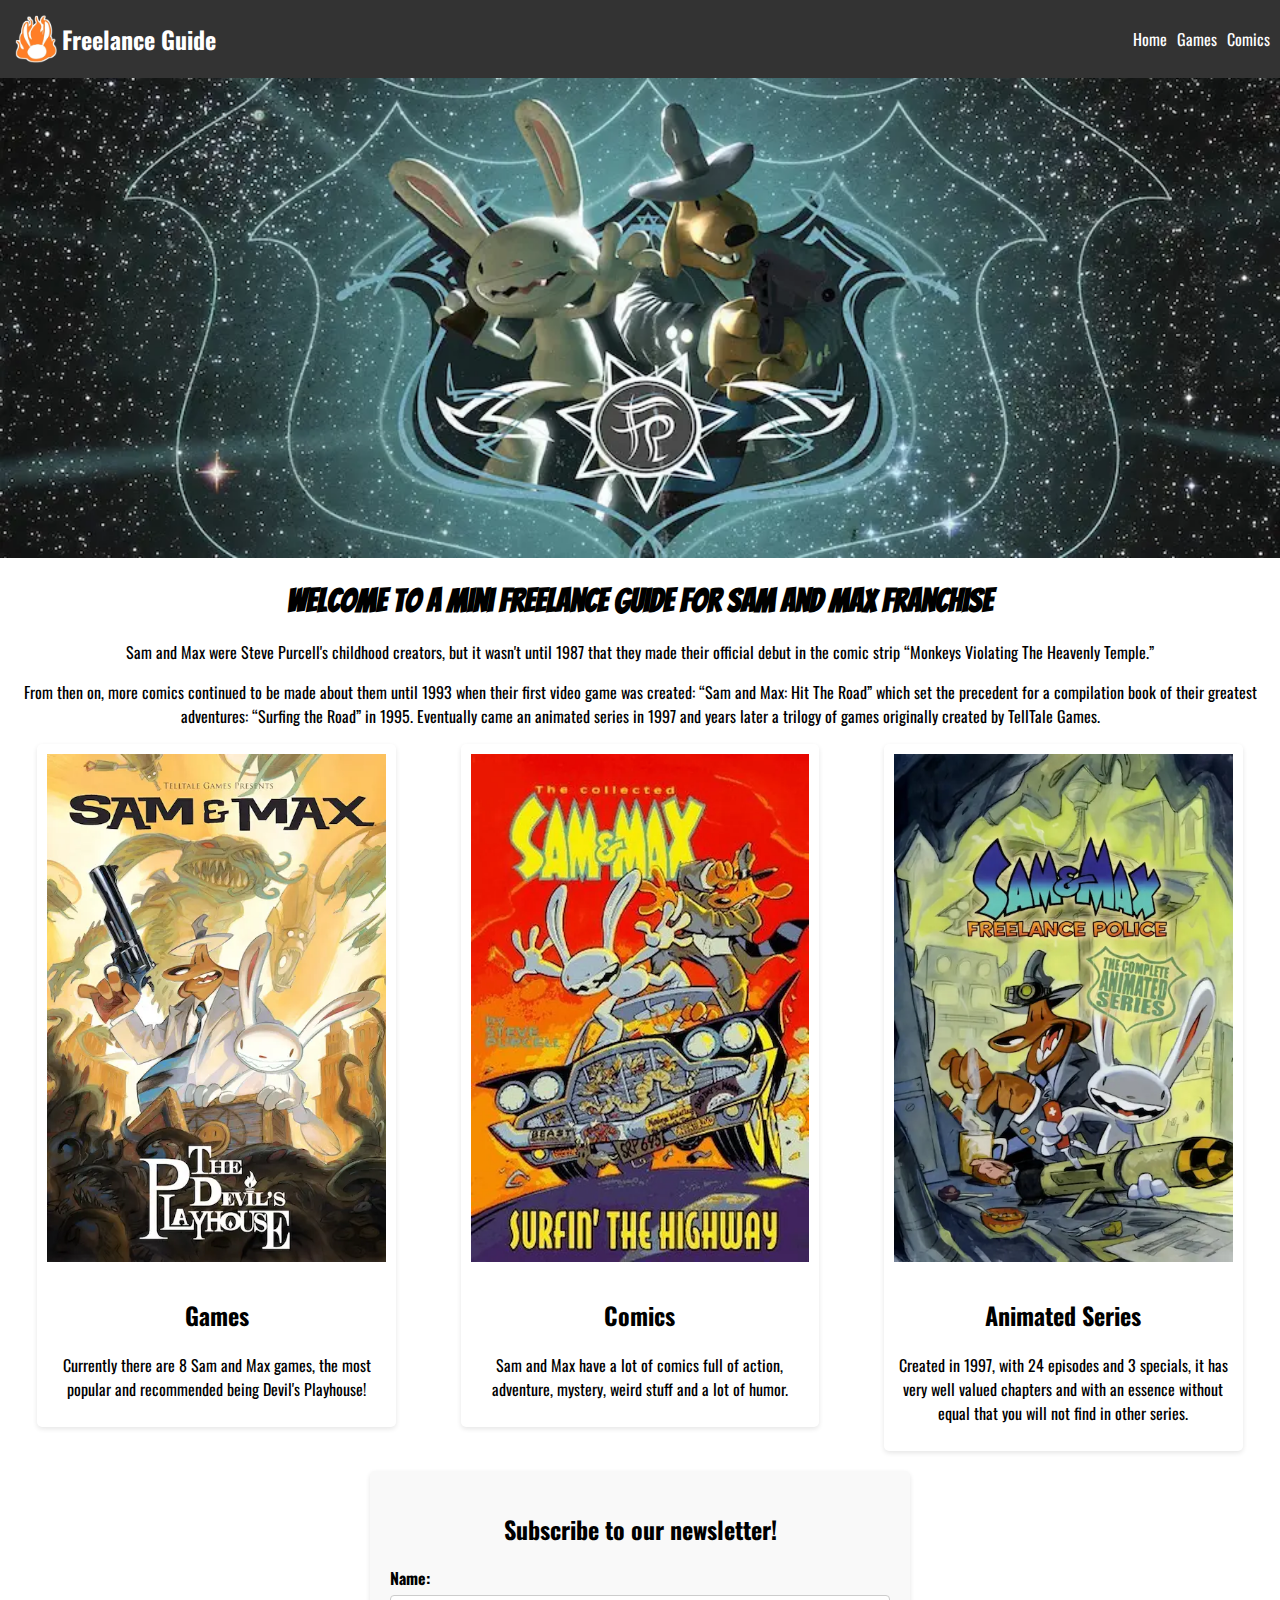
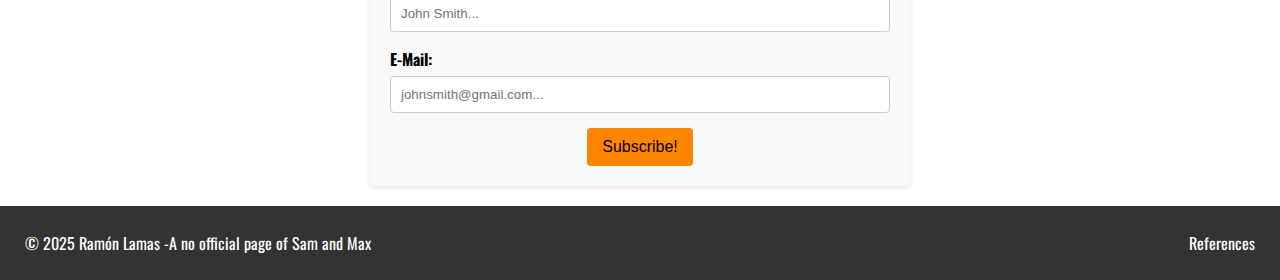
<file: project/index.html>
<!DOCTYPE html>
<html lang="en">
<head>
    <meta charset="UTF-8">
    <meta name="viewport" content="width=device-width, initial-scale=1.0">
    <title>Home</title>
    <meta name="description" content="Welcome to the home page for the Mini Freelance Guide for Sam and Max Franchise! Here you are going to know how to start in this bizarre and chaotic world made by Steve Purcell.">
    <meta name="author" content="Ramón Lamas">
    <link rel="stylesheet" href="styles/index_styles.css">
    <link rel="preconnect" href="https://fonts.googleapis.com">
    <link rel="preconnect" href="https://fonts.gstatic.com" crossorigin>
    <link href="https://fonts.googleapis.com/css2?family=Bangers&family=Oswald:wght@200..700&display=swap" rel="stylesheet">
    <script src="scripts/index_scripts.js" defer></script>
</head>
<body>
    <header>
        <div class="logo-container">
            <img src="images/icony.webp" alt="Logo de Sam and Max">
            <h1 class="page-title">Freelance Guide</h1>
        </div>
        <nav class="nav-desktop">
            <ul>
                <li><a href="index.html">Home</a></li>
                <li><a href="games.html">Games</a></li>
                <li><a href="comics.html">Comics</a></li>
            </ul>
        </nav>
        <button class="hamburger-menu">☰</button>
        <nav class="nav-mobile">
            <ul>
                <li><a href="index.html">Home</a></li>
                <li><a href="games.html">Games</a></li>
                <li><a href="comics.html">Comics</a></li>
            </ul>
        </nav>
    </header>
    <main>
        <div class="container">
            <div class="hero-container">
                <img class="hero-image" src="images/SAM_hero.webp" alt="Imagen Hero de Sam and Max" loading="lazy">
            </div>
            <h1>Welcome to a Mini Freelance Guide for Sam and Max Franchise</h1>
            <p>Sam and Max were Steve Purcell's childhood creators, but it wasn't until 1987 that they made their official debut in the comic strip “Monkeys Violating The Heavenly Temple.”</p>
            <p>From then on, more comics continued to be made about them until 1993 when their first video game was created: “Sam and Max: Hit The Road” which set the precedent for a compilation book of their greatest adventures: “Surfing the Road” in 1995. Eventually came an animated series in 1997 and years later a trilogy of games originally created by TellTale Games.</p>
            <div class="card-container">
                <a href="games.html" class="card-link">
                    <div class="card">
                        <img src="images/DPH_portrait.webp" alt="Sam and Max: Devil's Playhouse Portrait" loading="lazy">
                        <h2>Games</h2>
                        <p>Currently there are 8 Sam and Max games, the most popular and recommended being Devil's Playhouse!</p>
                    </div>
                </a>
                <a href="comics.html" class="card-link">
                    <div class="card">
                        <img src="images/SH_portrait.webp" alt="Surfing Highroad Portrait" loading="lazy">
                        <h2>Comics</h2>
                        <p>Sam and Max have a lot of comics full of action, adventure, mystery, weird stuff and a lot of humor.</p>
                    </div>
                </a>
                <a href="animated_series.html" class="card-link">
                    <div class="card">
                        <img src="images/AS_portrait2.webp" alt="Animated Series Portrait" loading="lazy">
                        <h2>Animated Series</h2>
                        <p>Created in 1997, with 24 episodes and 3 specials, it has very well valued chapters and with an essence without equal that you will not find in other series.</p>
                    </div>
                </a>
            </div>
        </div>
        <section class="form-container">
            <h2>Subscribe to our newsletter!</h2>
            <form id="subscriptionForm">
                <div class="form-group">
                    <label for="name">Name:</label>
                    <input type="text" id="name" name="name" placeholder="John Smith...">
                </div>
                <div class="form-group">
                    <label for="email">E-Mail:</label>
                    <input type="email" id="email" name="email" placeholder="johnsmith@gmail.com..." required>
                </div>
                <button type="submit">Subscribe!</button>
                <div id="formMessage" class="hidden"></div>
            </form>
        </section>
    </main>
    <footer>
        <p>&copy; 2025 Ramón Lamas -A no official page of Sam and Max</p>
        <p class="footer-link"><a href="references.html">References</a></p>
    </footer>
</body>
</html>
</file>
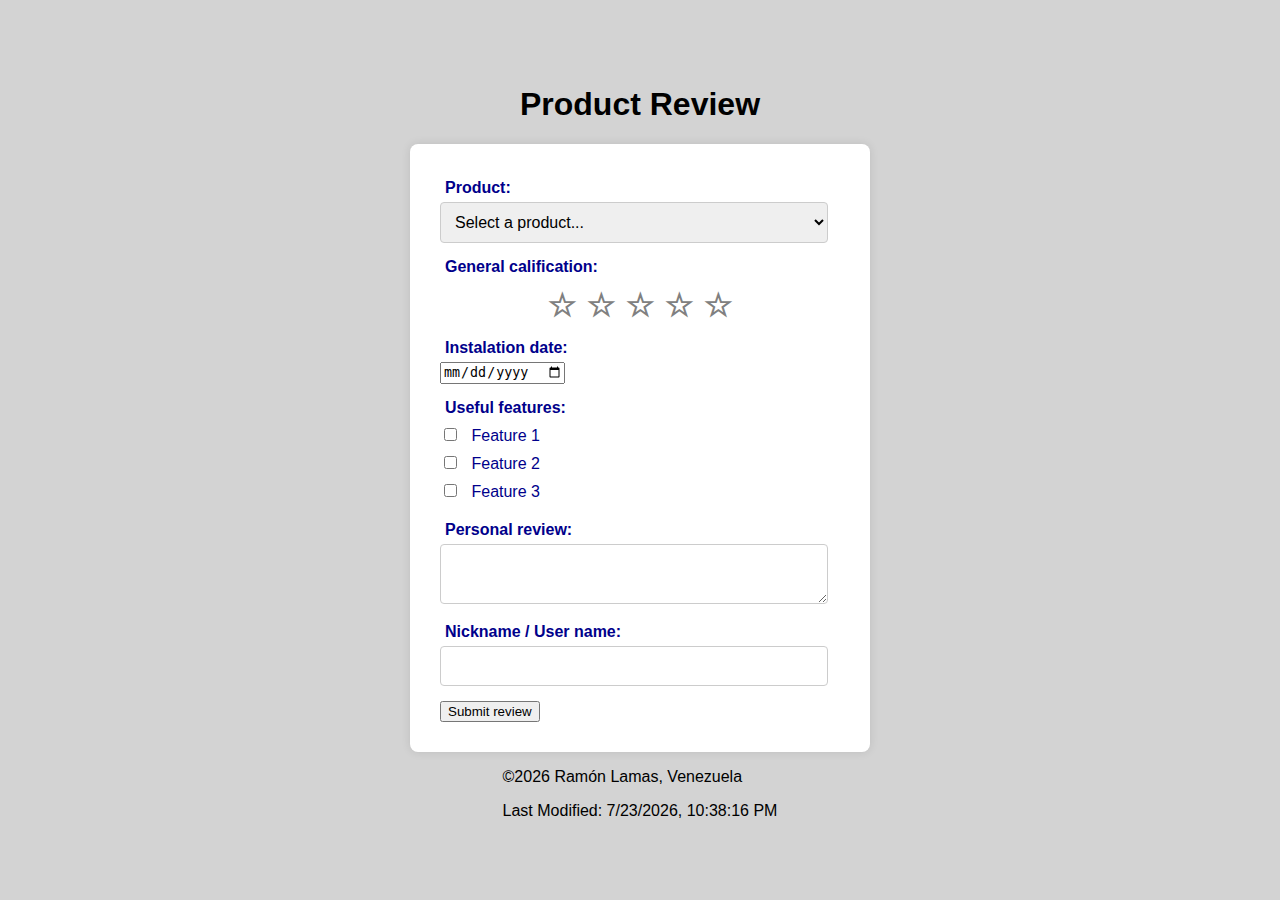
<file: form.html>
<!DOCTYPE html>
<html lang="en">
<head>
    <meta charset="UTF-8">
    <meta name="viewport" content="width=device-width, initial-scale=1.0">
    <title>Product Review Form</title>
    <meta name="description" content="WDD 131 - Dynamic Web Fundamentals - Ramón Lamas. This is a website for the assignation -Product review form.-">
    <meta name="author" content="Ramón Lamas">
    <link rel="stylesheet" href="styles/formstyle.css">
    <script src="scripts/formscript.js" defer></script>
</head>
<body>
    <header>
        <h1>Product Review</h1>
    </header>
    <main>
        <div class="container">
            <form id="productForm" method="get" action="review.html">
                <div class="form-group">
                    <label for="productName">Product:</label>
                    <select id="productName" name="productName" required>
                        <option value="" disabled selected>Select a product...</option>
                    </select>
                </div>
                <div class="form-group">
                    <label>General calification:</label>
                    <div class="rating">
                        <input type="radio" id="rating1" name="overallRating" value="1" required>
                        <label for="rating1">☆</label>
                        <input type="radio" id="rating2" name="overallRating" value="2" required>
                        <label for="rating2">☆</label>
                        <input type="radio" id="rating3" name="overallRating" value="3" required>
                        <label for="rating3">☆</label>
                        <input type="radio" id="rating4" name="overallRating" value="4" required>
                        <label for="rating4">☆</label>
                        <input type="radio" id="rating5" name="overallRating" value="5" required>
                        <label for="rating5">☆</label>
                    </div>
                </div>
                <div class="form-group">
                    <label for="installationDate">Instalation date:</label>
                    <input type="date" id="installationDate" name="installationDate" required>
                </div>
                <div class="form-group">
                    <label>Useful features:</label>
                    <div class="features">
                        <input type="checkbox" id="feature1" name="usefulFeatures" value="feature1">
                        <label for="feature1">Feature 1</label><br>
                        <input type="checkbox" id="feature2" name="usefulFeatures" value="feature2">
                        <label for="feature2">Feature 2</label><br>
                        <input type="checkbox" id="feature3" name="usefulFeatures" value="feature3">
                        <label for="feature3">Feature 3</label><br>
                    </div>
                </div>
                <div class="form-group">
                    <label for="writtenReview">Personal review:</label>
                    <textarea id="writtenReview" name="writtenReview"></textarea>
                </div>
                <div class="form-group">
                    <label for="userName">Nickname / User name:</label>
                    <input type="text" id="userName" name="userName">
                </div>
                <input type="submit" value="Submit review">
            </form>
        </div>
    </main>
    <footer>
        <p>©<span id="currentyear"></span> Ramón Lamas, Venezuela</p>
        <p id="lastModified">Last Modified:</p>
    </footer>
</body>
</html>
</file>
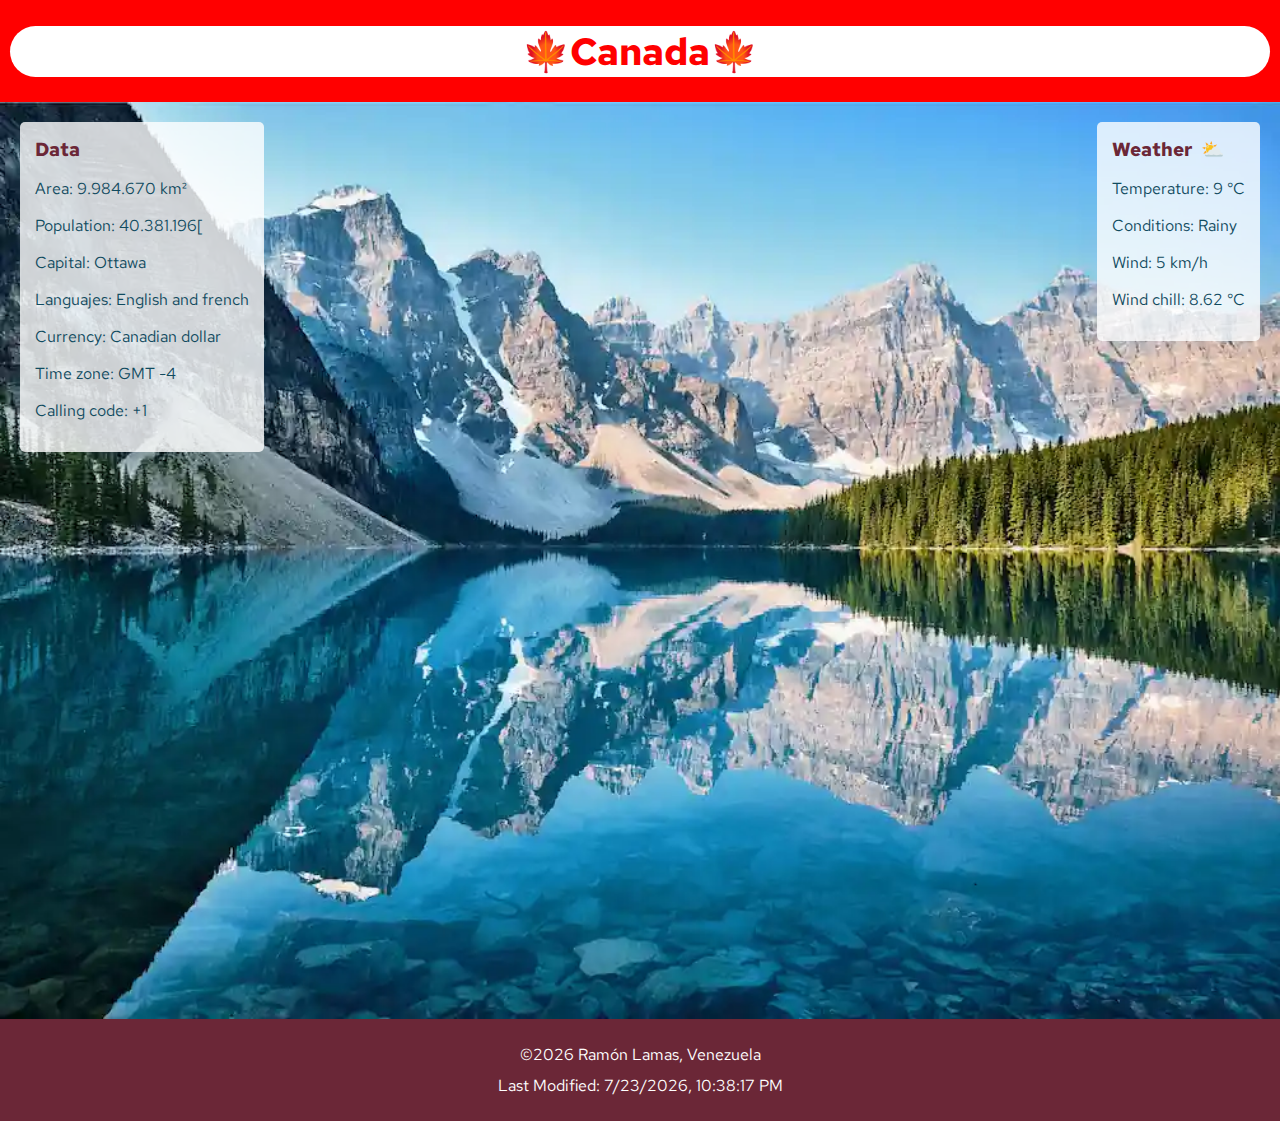
<file: place.html>
<!DOCTYPE html>
<html lang="en">
<head>
    <meta charset="UTF-8">
    <meta name="viewport" content="width=device-width, initial-scale=1.0">
    <title>🍁Canada🍁</title>

    <meta name="description" content="WDD 131 - Dynamic Web Fundamentals - Ramón Lamas. This is a dedicated website for a country of my elecction that I would like to visit and maybe even live there, in this case: Canada!.">
    <meta name="author" content="Ramón Lamas">

    <link rel="stylesheet" href="styles/place_styles.css">
    <link rel="preconnect" href="https://fonts.googleapis.com">
    <link rel="preconnect" href="https://fonts.gstatic.com" crossorigin>
    <link href="https://fonts.googleapis.com/css2?family=Red+Hat+Text:ital,wght@0,300..700;1,300..700&display=swap" rel="stylesheet">

    <script src="scripts/place_scripts.js" defer></script>
</head>
<body>
    <header>
        <h1>🍁Canada🍁</h1>
    </header>
    <main class="main-container-desktop">
      <div class="image-container-desktop">
        <img class="hero-image" src="images/hero_canada_big.webp" alt="Canada hero image" srcset="images/hero_canada_mobile.webp 720w, images/hero_canada_big.webp 1200w" sizes="(max-width: 720px) 100vw, 1200px">
        <div class="overlay-left-desktop">
          <div class="data-container-desktop">
            <h3>Data</h3>
            <p>Area: 9.984.670 km²</p>
            <p>Population: 40.381.196[</p>
            <p>Capital: Ottawa</p>
            <p>Languajes: English and french</p>
            <p>Currency: Canadian dollar</p>
            <p>Time zone: GMT -4</p>
            <p>Calling code: +1</p>
          </div>
        </div>
        <div class="overlay-right-desktop">
          <div class="weather-container-desktop">
              <h3><span class="weather-heading">Weather</span></h3>
              <img class="weather-icon-mobile" src="images/weather_icon.svg" alt="Weather icon">
              <p>Temperature: 9 °C</p>
              <p>Conditions: Rainy</p>
              <p>Wind: 5 km/h</p>
              <p>Wind chill: Value</p>
          </div>
        </div>
      </div>
    </main>
    <footer>
        <p>©<span id="currentyear"></span> Ramón Lamas, Venezuela</p>
        <p id="lastModified">Last Modified:</p>
    </footer>
</body>
</html>
</file>
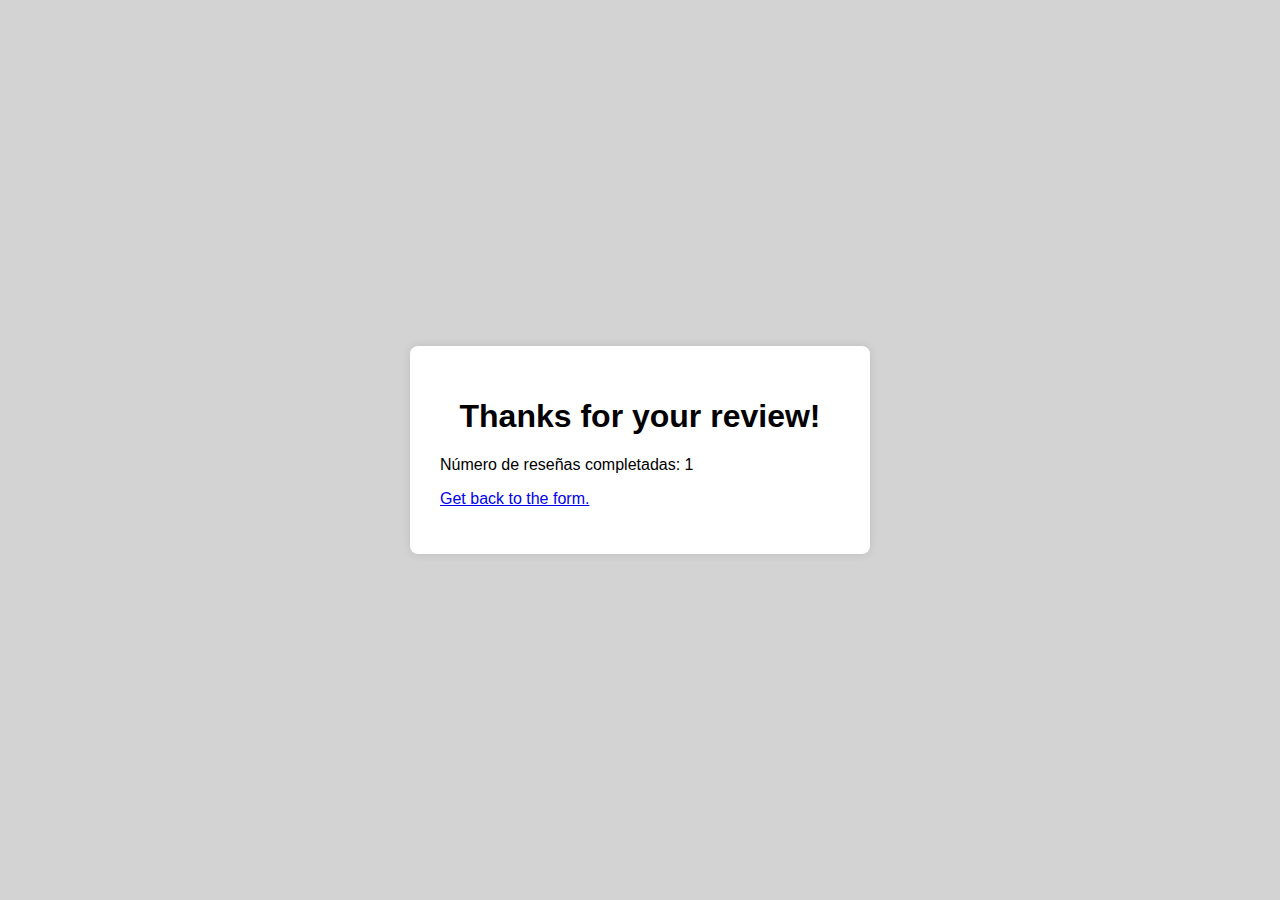
<file: review.html>
<!DOCTYPE html>
<html lang="es">
<head>
    <meta charset="UTF-8">
    <meta name="viewport" content="width=device-width, initial-scale=1.0">
    <title>Review confirmation</title>
    <meta name="description" content="WDD 131 - Dynamic Web Fundamentals - Ramón Lamas. This is the page for receive the confirmation of the form/review from form.html">
    <meta name="author" content="Ramón Lamas">
    <link rel="stylesheet" href="styles/formstyle.css">
</head>
<body>
    <div class="container">
        <h1>Thanks for your review!</h1>
        <div id="reviewCounter"></div>
        <p><a href="form.html">Get back to the form.</a></p>
    </div>
    <script>
        document.addEventListener('DOMContentLoaded', () => {
            const reviewCounterElement = document.getElementById('reviewCounter');
            let reviewCount = localStorage.getItem('reviewCount');

            if (reviewCount === null) {
                reviewCount = 1;
            } else {
                reviewCount = parseInt(reviewCount) + 1;
            }

            localStorage.setItem('reviewCount', reviewCount);
            reviewCounterElement.textContent = `Número de reseñas completadas: ${reviewCount}`;

            // Opcional: Mostrar los datos del formulario (ya que se usa el método GET)
            const urlParams = new URLSearchParams(window.location.search);
            for (const [key, value] of urlParams) {
                console.log(`${key}: ${value}`);
                // Aquí podrías mostrar los datos en la página si lo deseas
            }
        });
    </script>
</body>
</html>
</file>
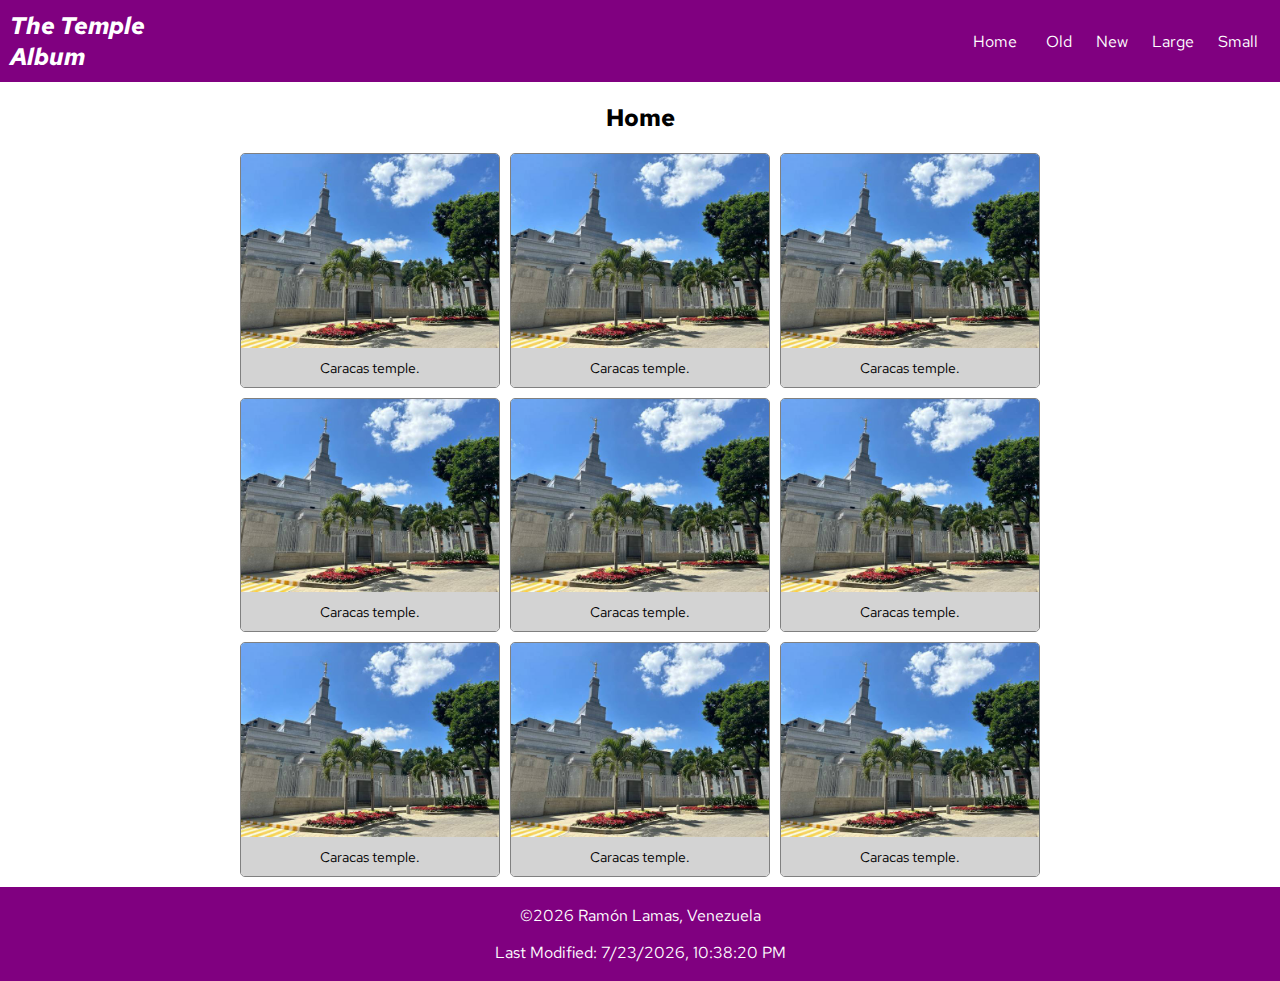
<file: temples.html>
<!DOCTYPE html>
<html lang="en">
<head>
    <meta charset="UTF-8">
    <meta name="viewport" content="width=device-width, initial-scale=1.0">
    <title>The Temple Album - WDD131</title>

    <meta name="description" content="WDD 131 - Dynamic Web Fundamentals - Ramón Lamas. This is a website to test media queries for mobile and PC displays.">
    <meta name="author" content="Ramón Lamas">

    <link rel="stylesheet" href="styles/temples.css">
    <link rel="stylesheet" href="styles/temples-large.css" media="(min-width: 720px)">
    <link rel="preconnect" href="https://fonts.googleapis.com">
    <link rel="preconnect" href="https://fonts.gstatic.com" crossorigin>
    <link href="https://fonts.googleapis.com/css2?family=Red+Hat+Text:ital,wght@0,300..700;1,300..700&display=swap" rel="stylesheet">

    <script src="scripts/temples.js" defer></script>
</head>
<body>
    <header>
        <h1>The Temple Album</h1>
        <button id="hamburger-btn" class="hamburger">
            <div class="bar"></div>
            <div class="bar"></div>
            <div class="bar"></div>
        </button>
        <nav class="main-nav">
            <ul>
                <li><a href="#">Home</a></li>
                <li><a href="#">Old</a></li>
                <li><a href="#">New</a></li>
                <li><a href="#">Large</a></li>
                <li><a href="#">Small</a></li>
            </ul>
        </nav>
    </header>
    <main>
        <h2>Home</h2>
        <figure>
            <img src="images/temple_caracas.jpg" alt="Temple1">
            <figcaption>Caracas temple.</figcaption>
        </figure>
        <figure>
            <img src="images/temple_caracas.jpg" alt="Temple2">
            <figcaption>Caracas temple.</figcaption>
        </figure>
        <figure>
            <img src="images/temple_caracas.jpg" alt="Temple3">
            <figcaption>Caracas temple.</figcaption>
        </figure>
        <figure>
            <img src="images/temple_caracas.jpg" alt="Temple4">
            <figcaption>Caracas temple.</figcaption>
        </figure>
        <figure>
            <img src="images/temple_caracas.jpg" alt="Temple5">
            <figcaption>Caracas temple.</figcaption>
        </figure>
        <figure>
            <img src="images/temple_caracas.jpg" alt="Temple6">
            <figcaption>Caracas temple.</figcaption>
        </figure>
        <figure>
            <img src="images/temple_caracas.jpg" alt="Temple7">
            <figcaption>Caracas temple.</figcaption>
        </figure>
        <figure>
            <img src="images/temple_caracas.jpg" alt="Temple8">
            <figcaption>Caracas temple.</figcaption>
        </figure>
        <figure>
            <img src="images/temple_caracas.jpg" alt="Temple9">
            <figcaption>Caracas temple.</figcaption>
        </figure>
    </main>
    <footer>
        <p>©<span id="currentyear"></span> Ramón Lamas, Venezuela</p>
        <p id="lastModified">Last Modified:</p>
    </footer>
</body>
</html>
</file>
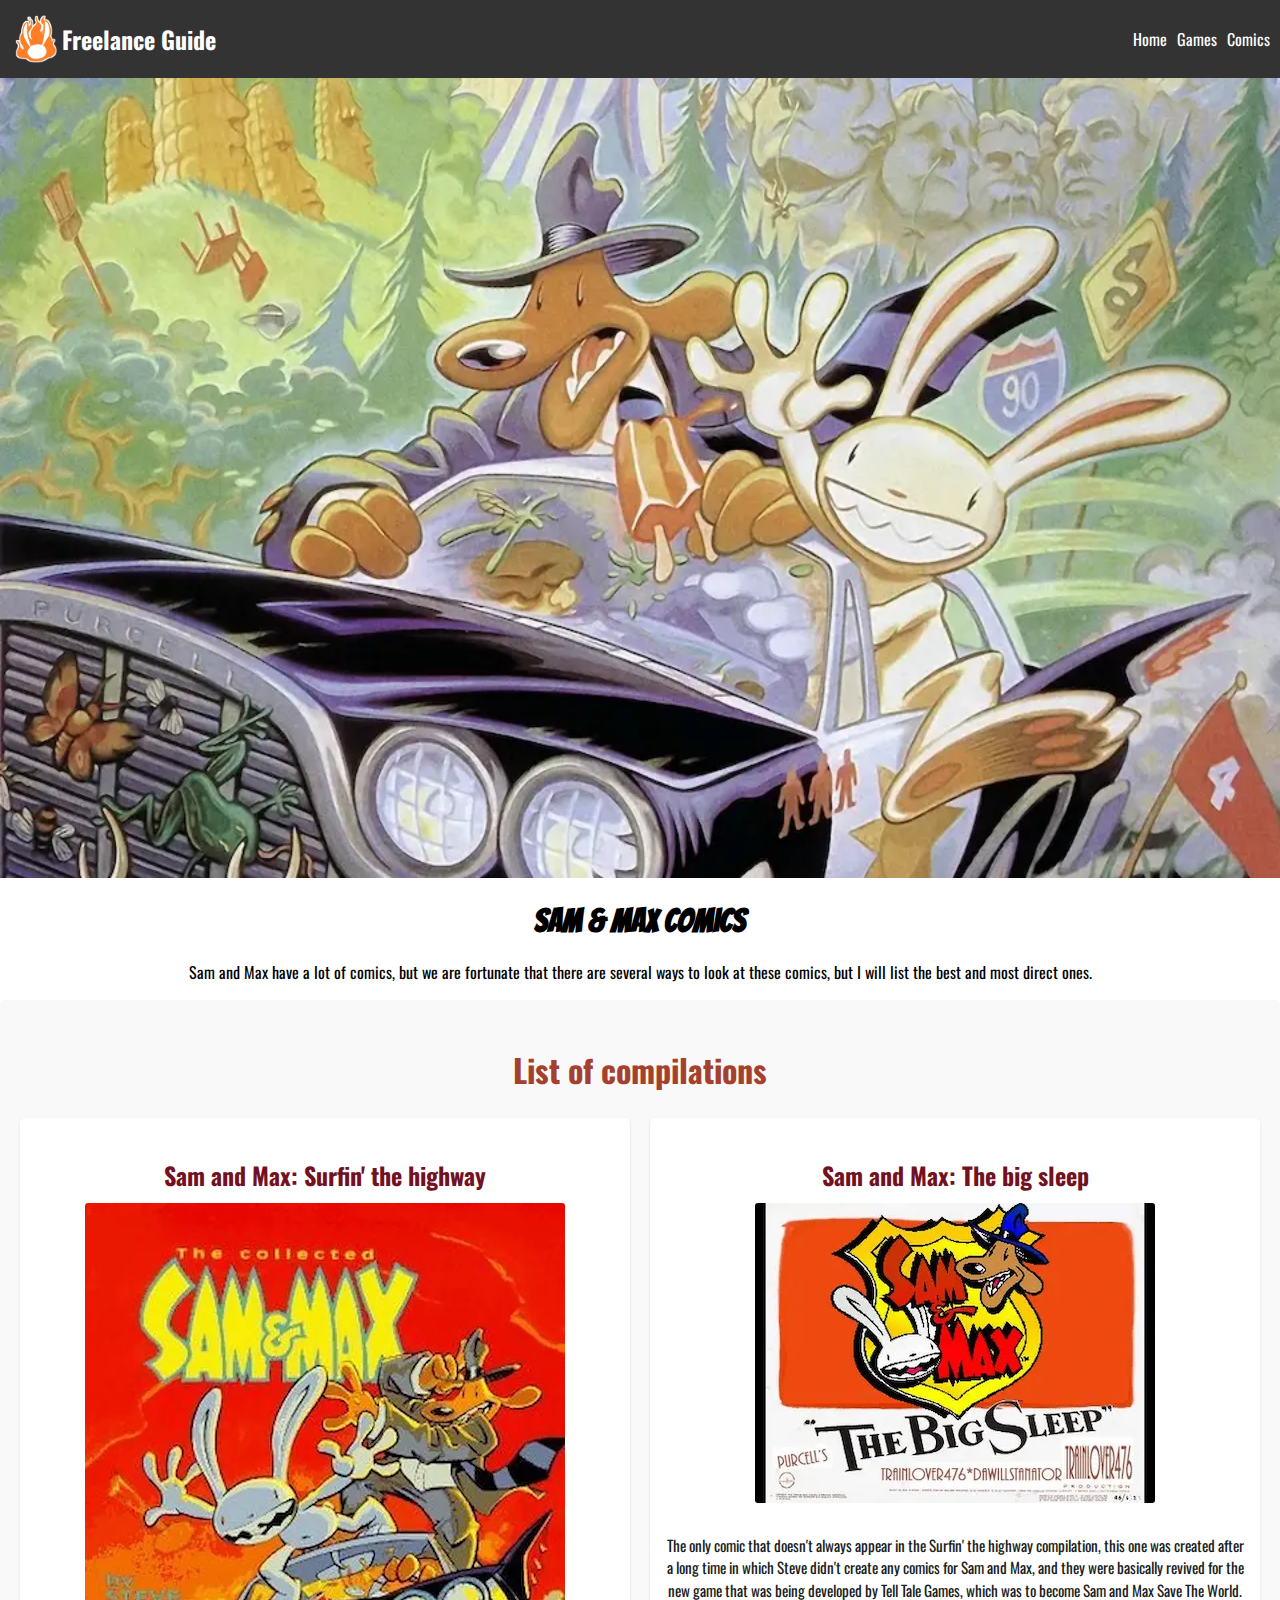
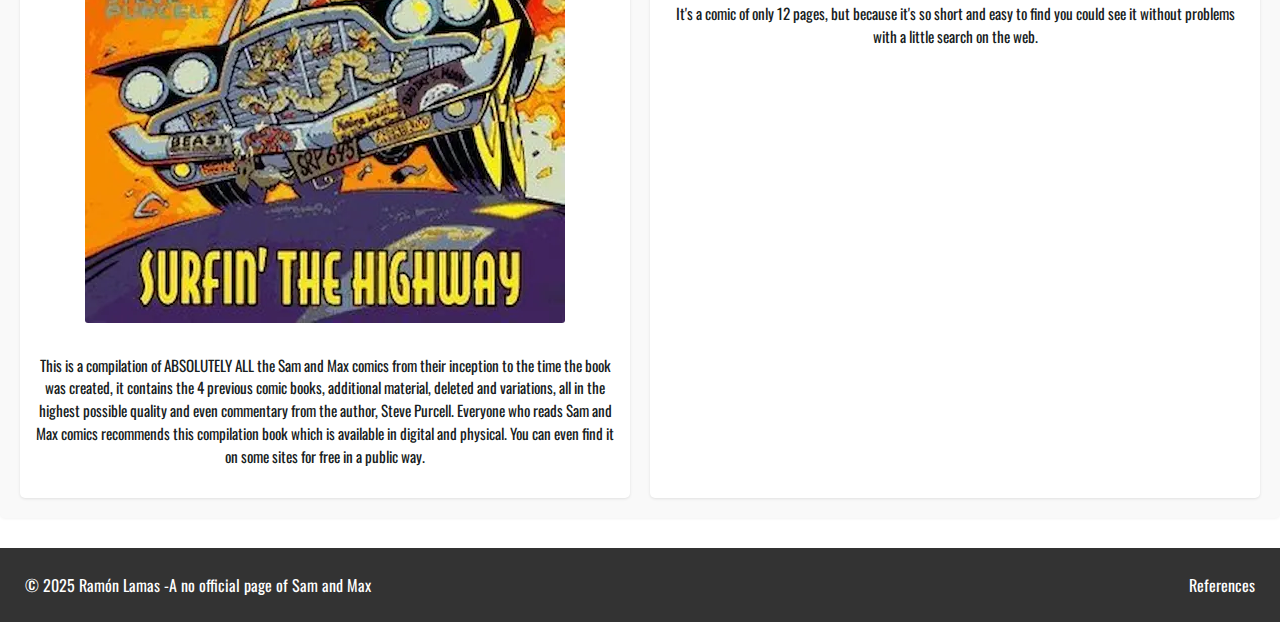
<file: project/comics.html>
<!DOCTYPE html>
<html lang="en">
<head>
    <meta charset="UTF-8">
    <meta name="viewport" content="width=device-width, initial-scale=1.0">
    <title>Comics</title>
    <meta name="description" content="Page dedicated to explain the best ways to read Sam and Max's comics and a shortly explanation of them.">
    <meta name="author" content="Ramón Lamas">
    <link rel="stylesheet" href="styles/index_styles.css">
    <link rel="preconnect" href="https://fonts.googleapis.com">
    <link rel="preconnect" href="https://fonts.gstatic.com" crossorigin>
    <link href="https://fonts.googleapis.com/css2?family=Bangers&family=Oswald:wght@200..700&display=swap" rel="stylesheet">
    <script src="scripts/index_scripts.js" defer></script>
</head>
<body>
    <header>
        <div class="logo-container">
            <img src="images/icony.webp" alt="Logo de Sam and Max">
            <h1 class="page-title">Freelance Guide</h1>
        </div>
        <nav class="nav-desktop">
            <ul>
                <li><a href="index.html">Home</a></li>
                <li><a href="games.html">Games</a></li>
                <li><a href="comics.html">Comics</a></li>
            </ul>
        </nav>
        <button class="hamburger-menu">☰</button>
        <nav class="nav-mobile">
            <ul>
                <li><a href="index.html">Home</a></li>
                <li><a href="games.html">Games</a></li>
                <li><a href="comics.html">Comics</a></li>
            </ul>
        </nav>
    </header>
    <main>
        <div class="container">
            <div class="hero-container">
                <img class="hero-image" src="images/hero-comic.webp" alt="Wallpaper from Hit the Road" loading="lazy">
            </div>
            <section class="page-intro">
                <h1>Sam & Max Comics</h1>
                <p>Sam and Max have a lot of comics, but we are fortunate that there are several ways to look at these comics, but I will list the best and most direct ones.</p>
            </section>
            <section class="compilation-section">
                <h2>List of compilations</h2>
                <div class="compilation-list">
                    <div class="compilation-item">
                        <h3>Sam and Max: Surfin' the highway</h3>
                        <img src="images/SH_portrait.webp" alt="surfin' the highway miniature" loading="lazy">
                        <p>This is a compilation of ABSOLUTELY ALL the Sam and Max comics from their inception to the time the book was created, it contains the 4 previous comic books, additional material, deleted and variations, all in the highest possible quality and even commentary from the author, Steve Purcell. Everyone who reads Sam and Max comics recommends this compilation book which is available in digital and physical. You can even find it on some sites for free in a public way.</p>
                    </div>
                    <div class="compilation-item">
                        <h3>Sam and Max: The big sleep</h3>
                        <img src="images/TBS_miniature.webp" alt="The big sleep miniature" loading="lazy">
                        <p>The only comic that doesn't always appear in the Surfin' the highway compilation, this one was created after a long time in which Steve didn't create any comics for Sam and Max, and they were basically revived for the new game that was being developed by Tell Tale Games, which was to become Sam and Max Save The World.
                            It's a comic of only 12 pages, but because it's so short and easy to find you could see it without problems with a little search on the web.</p>
                    </div>
                </div>
            </section>
        </div>
    </main>
    <footer>
        <p>&copy; 2025 Ramón Lamas -A no official page of Sam and Max</p>
        <p class="footer-link"><a href="references.html">References</a></p>
    </footer>
</body>
</html>
</file>
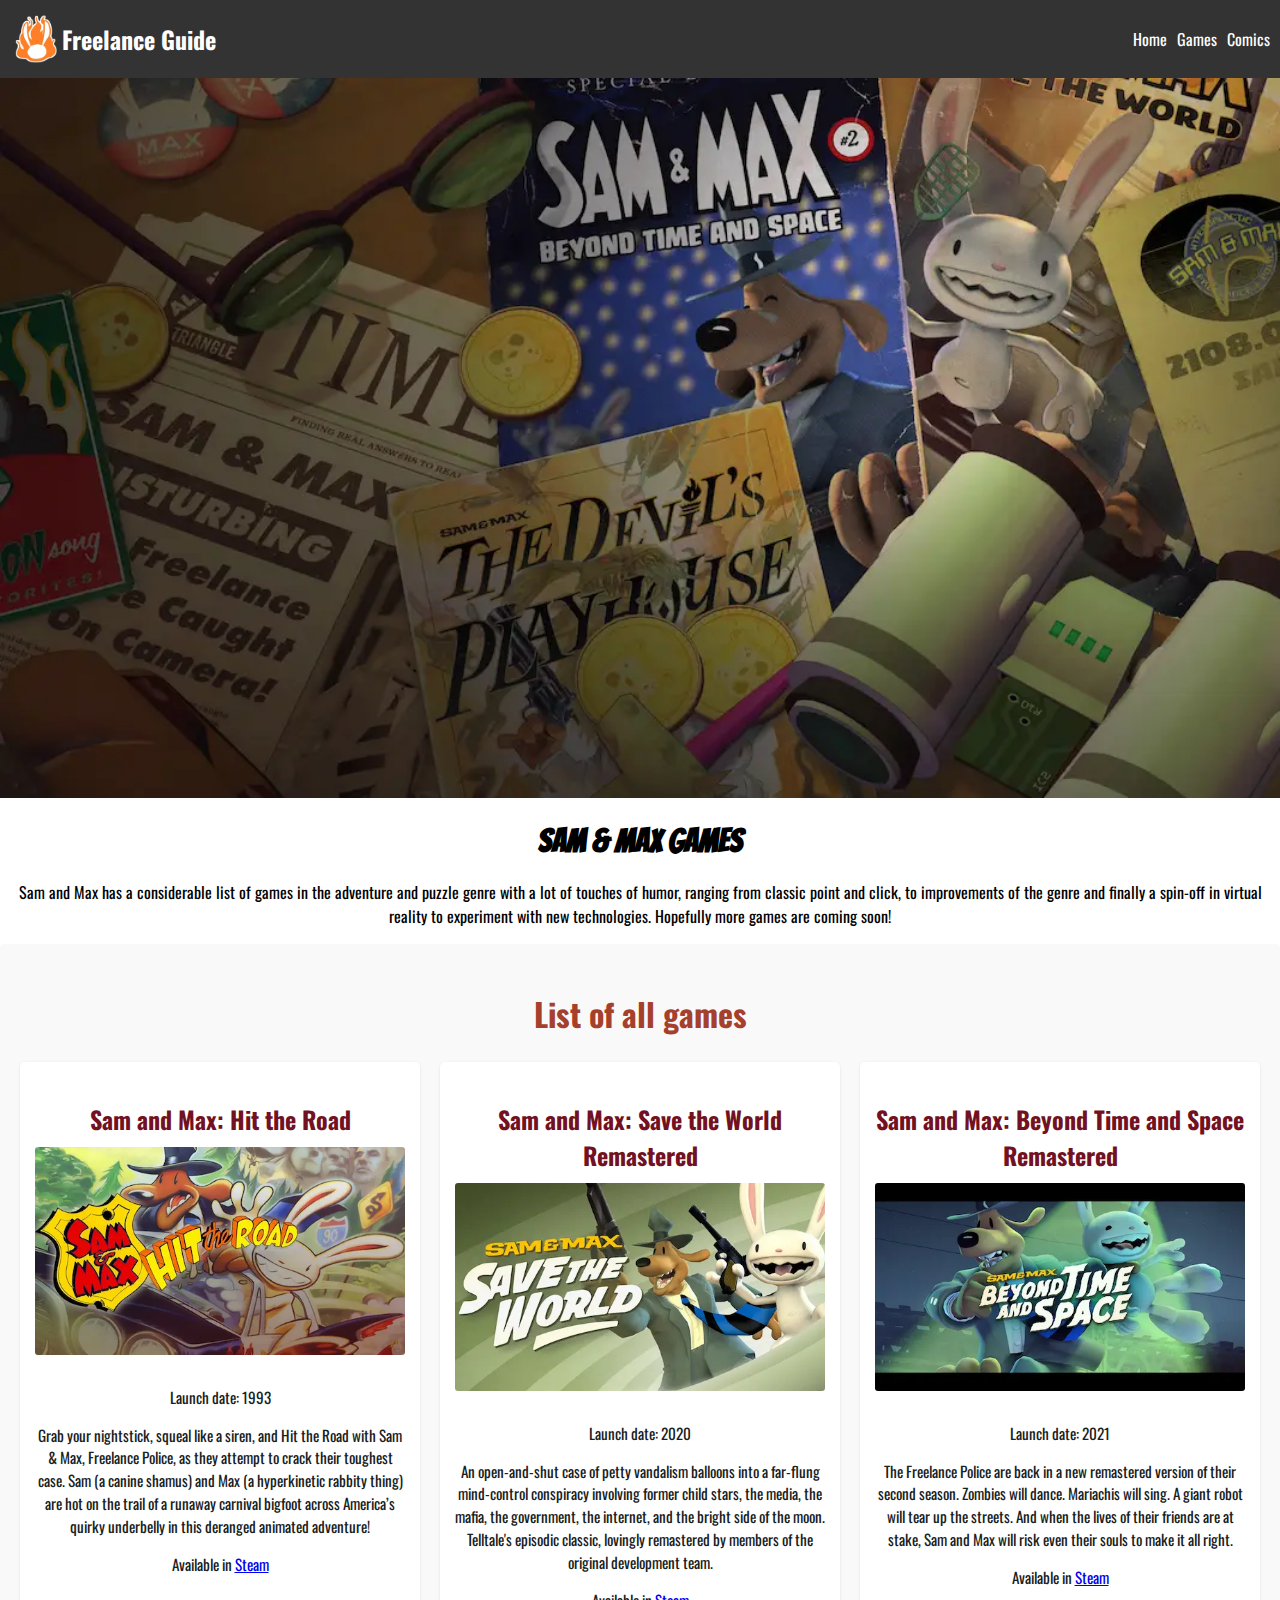
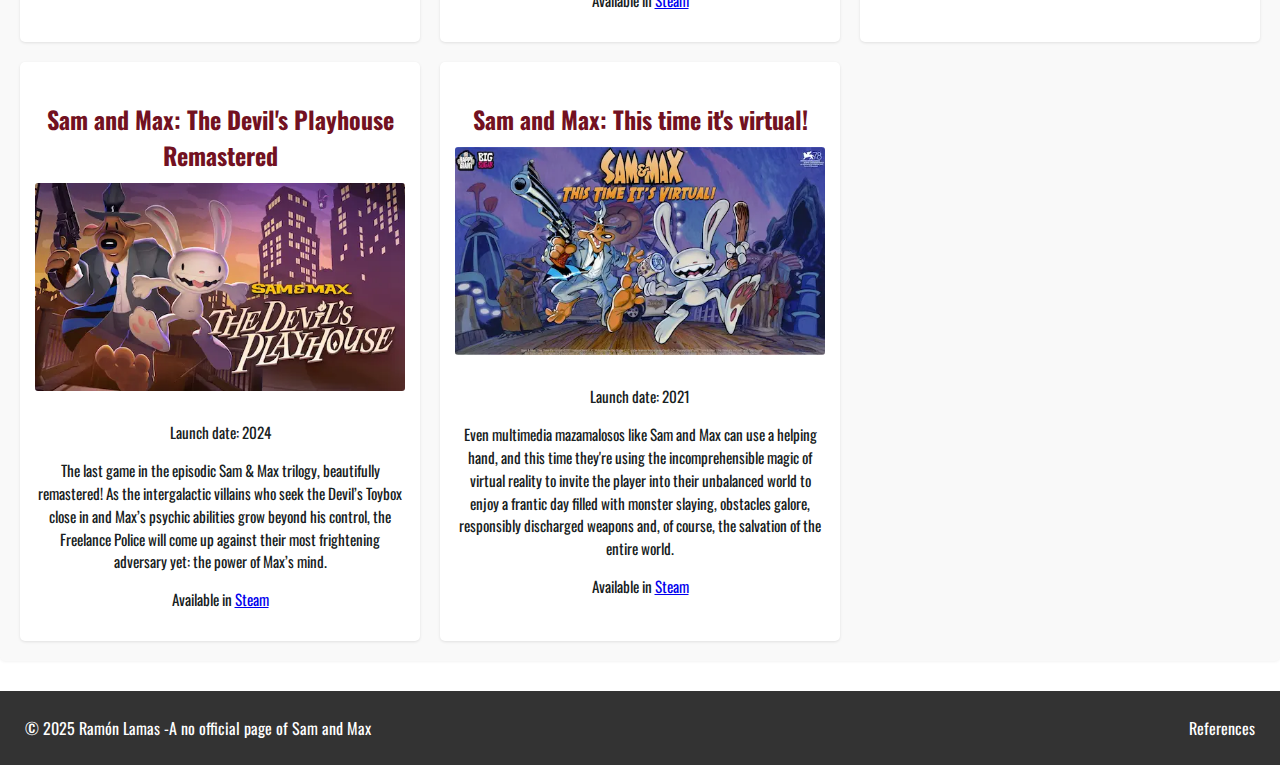
<file: project/games.html>
<!DOCTYPE html>
<html lang="en">
<head>
    <meta charset="UTF-8">
    <meta name="viewport" content="width=device-width, initial-scale=1.0">
    <title>Games</title>
    <meta name="description" content="Page dedicated to how and shortly explain the Sam and Max's videogames.">
    <meta name="author" content="Ramón Lamas">
    <link rel="stylesheet" href="styles/index_styles.css">
    <link rel="preconnect" href="https://fonts.googleapis.com">
    <link rel="preconnect" href="https://fonts.gstatic.com" crossorigin>
    <link href="https://fonts.googleapis.com/css2?family=Bangers&family=Oswald:wght@200..700&display=swap" rel="stylesheet">
    <script src="scripts/index_scripts.js" defer></script>
</head>
<body>
    <header>
        <div class="logo-container">
            <img src="images/icony.webp" alt="Logo de Sam and Max">
            <h1 class="page-title">Freelance Guide</h1>
        </div>
        <nav class="nav-desktop">
            <ul>
                <li><a href="index.html">Home</a></li>
                <li><a href="games.html">Games</a></li>
                <li><a href="comics.html">Comics</a></li>
            </ul>
        </nav>
        <button class="hamburger-menu">☰</button>
        <nav class="nav-mobile">
            <ul>
                <li><a href="index.html">Home</a></li>
                <li><a href="games.html">Games</a></li>
                <li><a href="comics.html">Comics</a></li>
            </ul>
        </nav>
    </header>
    <main>
        <div class="container">
            <div class="hero-container">
                <img class="hero-image" src="images/hero-games.webp" alt="Wallpaper from the trilogy of sam and max made by tell tale games" loading="lazy">
            </div>
            <section class="page-intro">
                <h1>Sam & Max Games</h1>
                <p>Sam and Max has a considerable list of games in the adventure and puzzle genre with a lot of touches of humor, ranging from classic point and click, to improvements of the genre and finally a spin-off in virtual reality to experiment with new technologies. Hopefully more games are coming soon!</p>
            </section>
            <section class="compilation-section">
                <h2>List of all games</h2>
                <div class="compilation-list">
                    <div class="compilation-item">
                        <h3>Sam and Max: Hit the Road</h3>
                        <img src="images/SAM_HTR.webp" alt="Hit the road miniature" loading="lazy">
                        <p>Launch date: 1993</p>
                        <p>Grab your nightstick, squeal like a siren, and Hit the Road with Sam & Max, Freelance Police, as they attempt to crack their toughest case. Sam (a canine shamus) and Max (a hyperkinetic rabbity thing) are hot on the trail of a runaway carnival bigfoot across America’s quirky underbelly in this deranged animated adventure!</p>
                        <p>Available in <a href="https://store.steampowered.com/app/355170/Sam__Max_Hit_the_Road/">Steam</a></p>
                    </div>
                    <div class="compilation-item">
                        <h3>Sam and Max: Save the World Remastered</h3>
                        <img src="images/SAM_STW.webp" alt="Save the world miniature" loading="lazy">
                        <p>Launch date: 2020</p>
                        <p>An open-and-shut case of petty vandalism balloons into a far-flung mind-control conspiracy involving former child stars, the media, the mafia, the government, the internet, and the bright side of the moon. Telltale's episodic classic, lovingly remastered by members of the original development team.</p>
                        <p>Available in <a href="https://store.steampowered.com/app/1440440/Sam__Max_Save_the_World/">Steam</a></p>
                    </div>
                    <div class="compilation-item">
                        <h3>Sam and Max: Beyond Time and Space Remastered</h3>
                        <img src="images/SAM_BTS.webp" alt="beyond time and space miniature" loading="lazy">
                        <p>Launch date: 2021</p>
                        <p>The Freelance Police are back in a new remastered version of their second season. Zombies will dance. Mariachis will sing. A giant robot will tear up the streets. And when the lives of their friends are at stake, Sam and Max will risk even their souls to make it all right.</p>
                        <p>Available in <a href="https://store.steampowered.com/app/1747050/Sam__Max_Beyond_Time_and_Space/?curator_clanid=39570423">Steam</a></p>
                    </div>
                    <div class="compilation-item">
                        <h3>Sam and Max: The Devil's Playhouse Remastered</h3>
                        <img src="images/SAM_DPH.webp" alt="devil's playhouse miniature" loading="lazy">
                        <p>Launch date: 2024</p>
                        <p>The last game in the episodic Sam & Max trilogy, beautifully remastered! As the intergalactic villains who seek the Devil’s Toybox close in and Max’s psychic abilities grow beyond his control, the Freelance Police will come up against their most frightening adversary yet: the power of Max’s mind.</p>
                        <p>Available in <a href="https://store.steampowered.com/app/2648050/Sam__Max_The_Devils_Playhouse/?curator_clanid=39570423">Steam</a></p>
                    </div>
                    <div class="compilation-item">
                        <h3>Sam and Max: This time it's virtual!</h3>
                        <img src="images/SAM_VR.webp" alt="miniature of the worst sam and max videogame" loading="lazy">
                        <p>Launch date: 2021</p>
                        <p>Even multimedia mazamalosos like Sam and Max can use a helping hand, and this time they're using the incomprehensible magic of virtual reality to invite the player into their unbalanced world to enjoy a frantic day filled with monster slaying, obstacles galore, responsibly discharged weapons and, of course, the salvation of the entire world.</p>
                        <p>Available in <a href="https://store.steampowered.com/app/1431290/Sam__Max_This_Time_Its_Virtual/">Steam</a></p>
                    </div>
                </div>
            </section>
        </div>
    </main>
    <footer>
        <p>&copy; 2025 Ramón Lamas -A no official page of Sam and Max</p>
        <p class="footer-link"><a href="references.html">References</a></p>
    </footer>
</body>
</html>
</file>
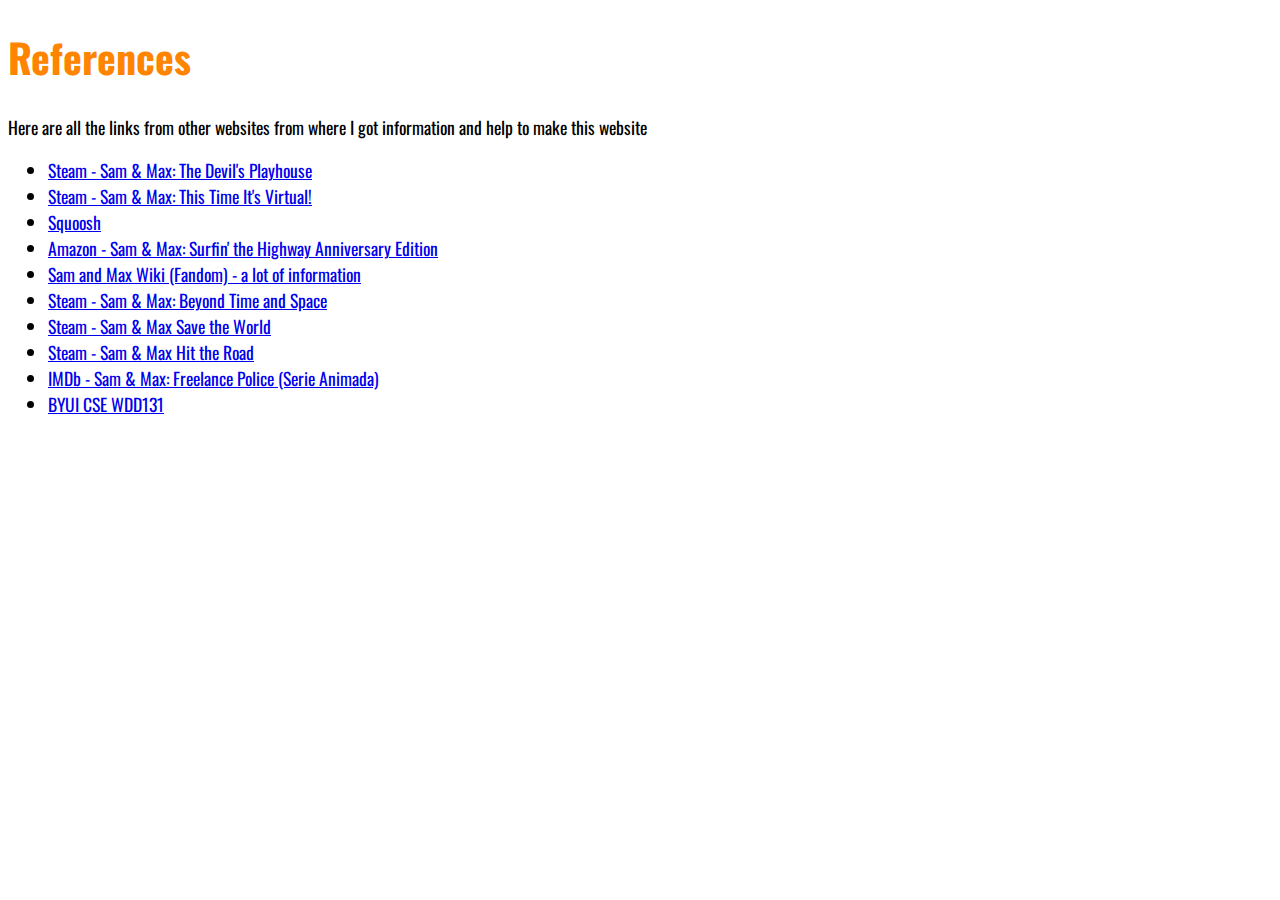
<file: project/references.html>
<!DOCTYPE html>
<html lang="en">
<head>
    <meta charset="UTF-8">
    <meta name="viewport" content="width=device-width, initial-scale=1.0">
    <title>References</title>
    <meta name="description" content="All the references and help obtained form other websites resides here, thanks to everyone!">
    <meta name="author" content="Ramón Lamas">
    <link rel="stylesheet" href="styles/siteplan.css">
    <link rel="preconnect" href="https://fonts.googleapis.com">
    <link rel="preconnect" href="https://fonts.gstatic.com" crossorigin>
    <link href="https://fonts.googleapis.com/css2?family=Bangers&family=Oswald:wght@200..700&display=swap" rel="stylesheet">
</head>
<body>
    <header>
        <h1>References</h1>
    </header>
    <main>
        <p>Here are all the links from other websites from where I got information and help to make this website</p>
        <ul>
            <li>
                <a href="https://store.steampowered.com/app/2648050/Sam__Max_The_Devils_Playhouse/?curator_clanid=39570423">
                    Steam - Sam & Max: The Devil's Playhouse
                </a>
            </li>
            <li>
                <a href="https://store.steampowered.com/app/1431290/Sam__Max_This_Time_Its_Virtual/">
                    Steam - Sam & Max: This Time It's Virtual!
                </a>
            </li>
            <li>
                <a href="https://squoosh.app/">
                    Squoosh
                </a>
            </li>
            <li>
                <a href="https://www.amazon.com/-/es/Sam-Max-Surfin-Highway-Anniversary/dp/097925762X">
                    Amazon - Sam & Max: Surfin' the Highway Anniversary Edition
                </a>
            </li>
            <li>
                <a href="https://samandmax.fandom.com/wiki/Main_Page">
                    Sam and Max Wiki (Fandom) - a lot of information
                </a>
            </li>
            <li>
                <a href="https://store.steampowered.com/app/1747050/Sam__Max_Beyond_Time_and_Space/?curator_clanid=39570423">
                    Steam - Sam & Max: Beyond Time and Space
                </a>
            </li>
            <li>
                <a href="https://store.steampowered.com/app/1440440/Sam__Max_Save_the_World/">
                    Steam - Sam & Max Save the World
                </a>
            </li>
            <li>
                <a href="https://store.steampowered.com/app/355170/Sam__Max_Hit_the_Road/">
                    Steam - Sam & Max Hit the Road
                </a>
            </li>
            <li>
                <a href="https://www.imdb.com/es/title/tt0125646/">
                    IMDb - Sam & Max: Freelance Police (Serie Animada)
                </a>
            </li>
            <li>
                <a href="https://byui-cse.github.io/wdd131-ww-course/week06/project-description.html">
                    BYUI CSE WDD131
                </a>
            </li>
        </ul>
    </main>
</body>
</html>
</file>
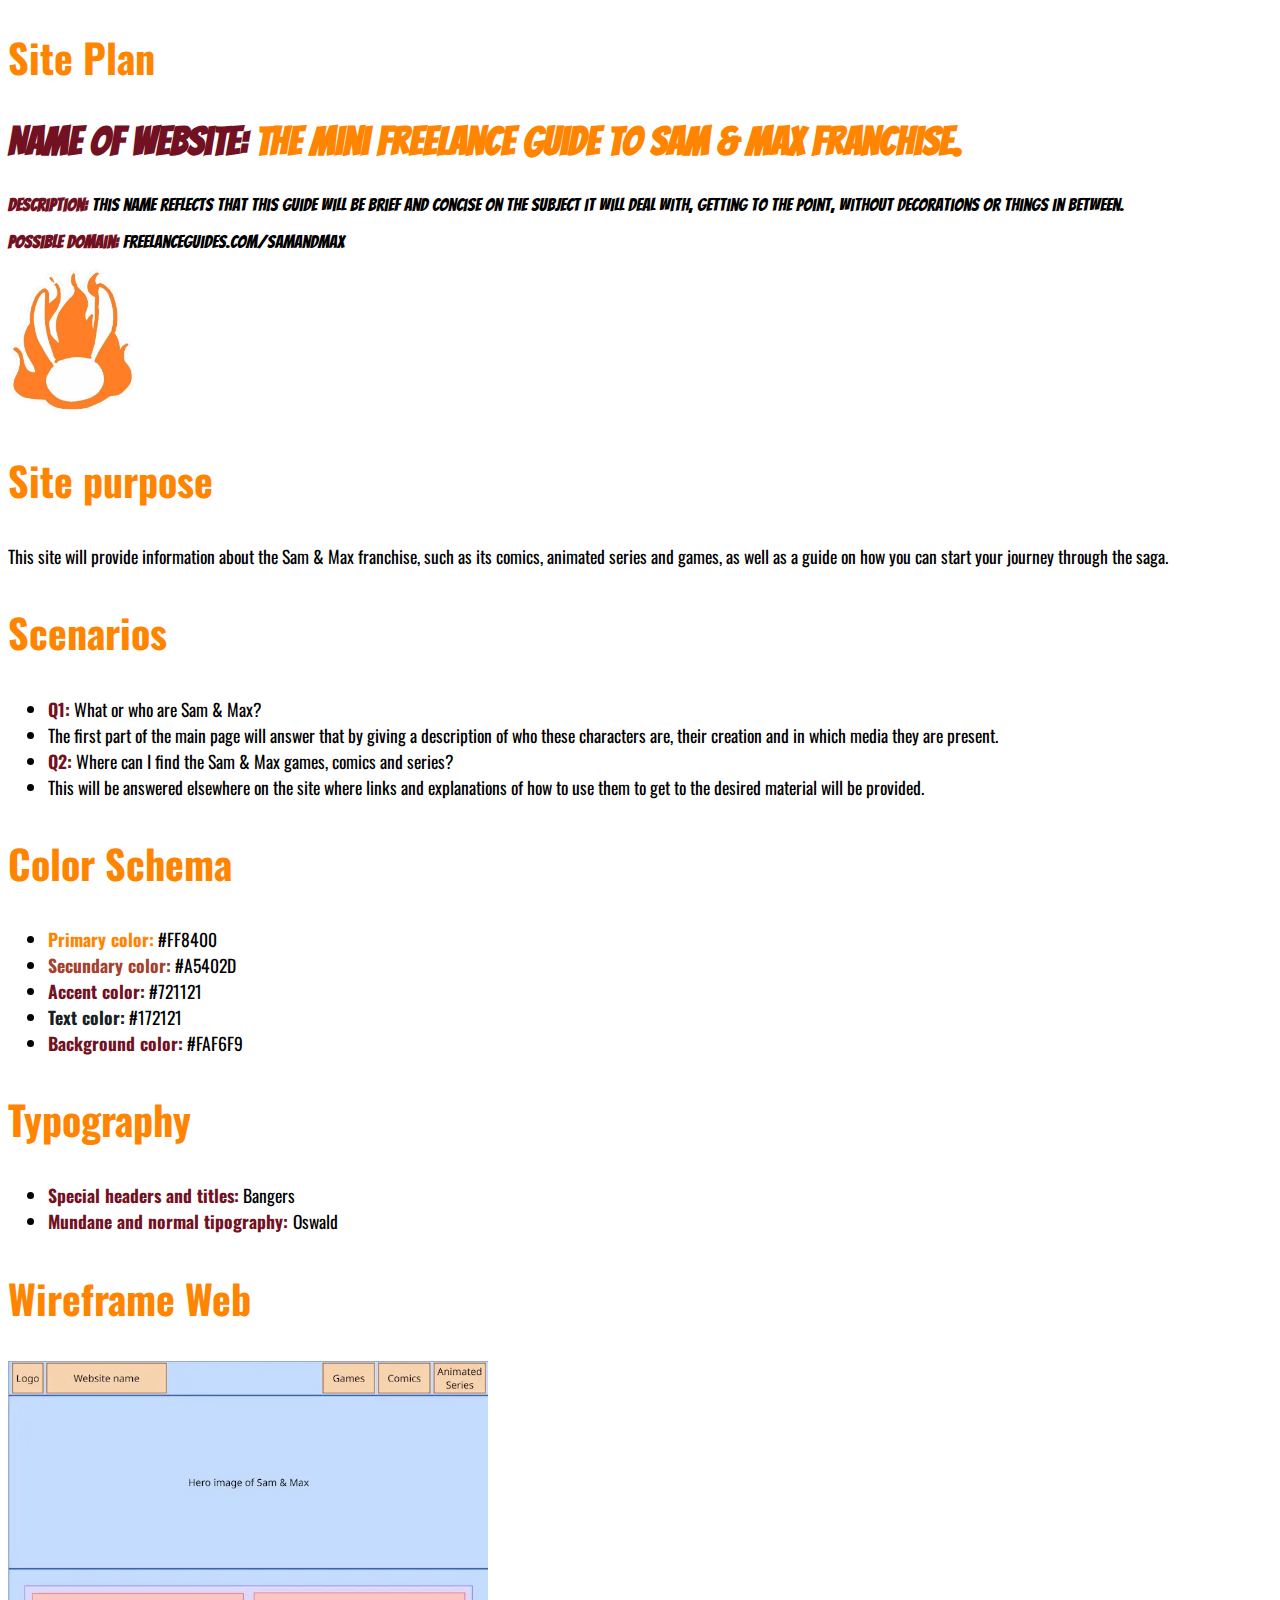
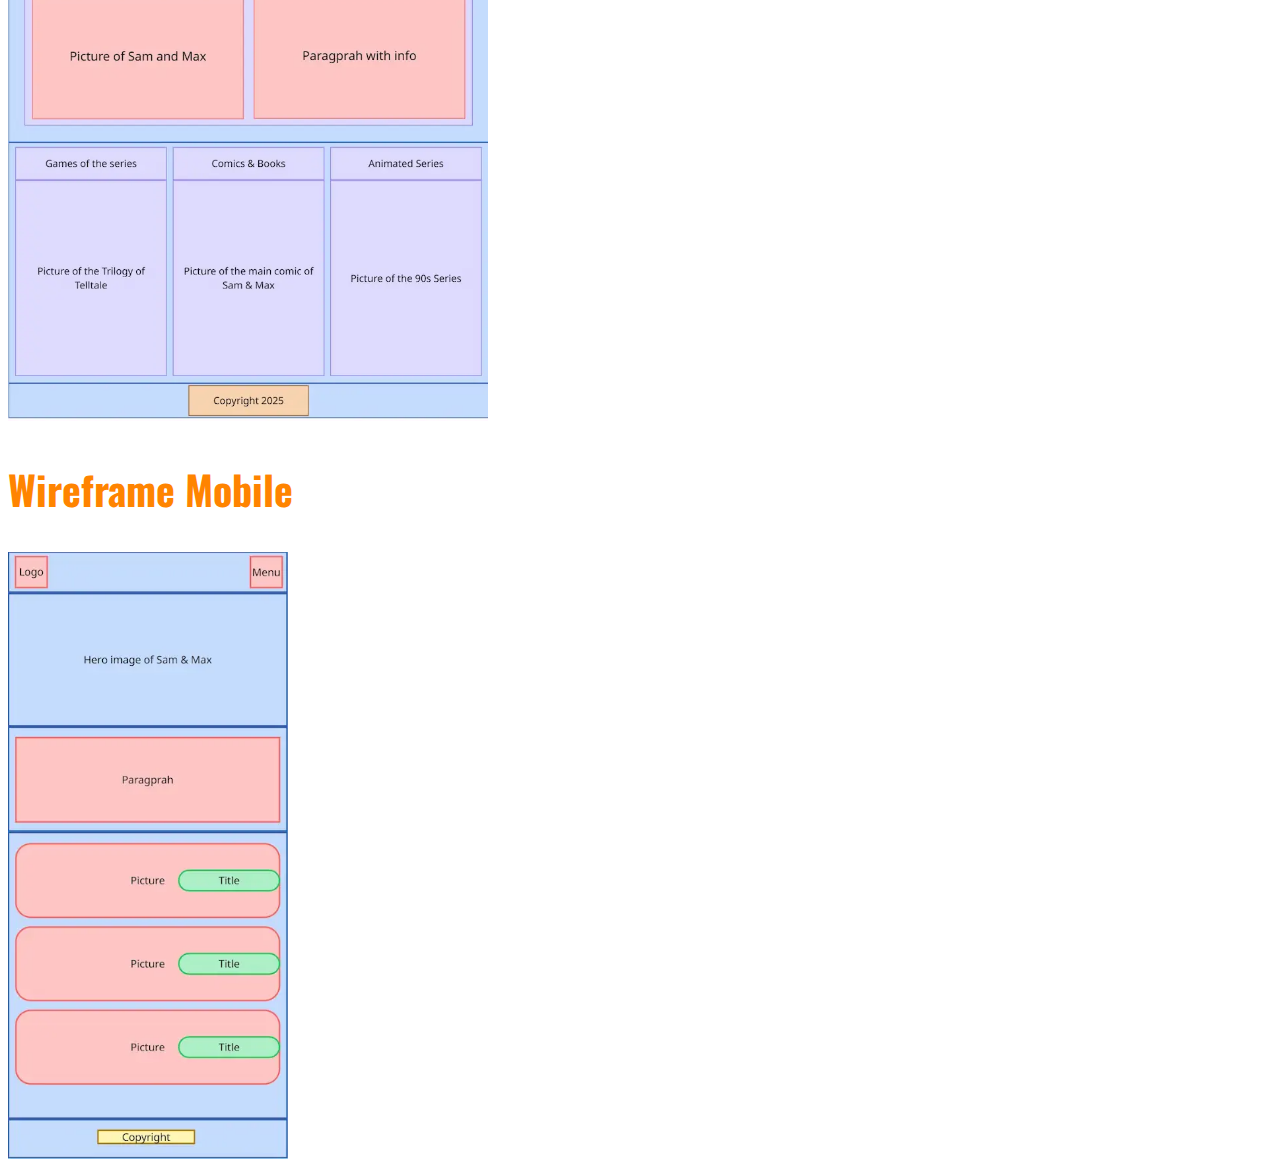
<file: project/siteplan.html>
<!DOCTYPE html>
<html lang="en">
<head>
    <meta charset="UTF-8">
    <meta name="viewport" content="width=device-width, initial-scale=1.0">
    <title>Siteplan for Mini Guide</title>
    <meta name="description" content="A site plan for the Mini Freelance Guide to Sam & Max Franchise. This document outlines the purpose, scenarios, color schema, typography, and wireframes for the website.">
    <meta name="author" content="Ramón Lamas">
    <link rel="stylesheet" href="styles/siteplan.css">

    <link rel="preconnect" href="https://fonts.googleapis.com">
    <link rel="preconnect" href="https://fonts.gstatic.com" crossorigin>
    <link href="https://fonts.googleapis.com/css2?family=Bangers&family=Oswald:wght@200..700&display=swap" rel="stylesheet">
</head>
<body>
    <header>
        <h1>Site Plan</h1>
    </header>
    <main>
        <section class="site-name">
            <h2><strong>Name of website:</strong> The Mini Freelance Guide to Sam & Max Franchise.</h2>
            <p><strong>Description: </strong>This name reflects that this guide will be brief and concise on the subject it will deal with, getting to the point, without decorations or things in between.</p>
            <p><strong>Possible domain: </strong> freelanceguides.com/samandmax</p>
            <img src="images/icony.webp" alt="Icon/Logo of website" class="icony">
        </section>
        <section class="site-purpose">
            <h2>Site purpose</h2>
            <p>This site will provide information about the Sam & Max franchise, such as its comics, animated series and games, as well as a guide on how you can start your journey through the saga.</p>
        </section>
        <section class="scenarios">
            <h2>Scenarios</h2>
            <ul>
                <li><strong>Q1:</strong> What or who are Sam & Max?</li>
                <li>The first part of the main page will answer that by giving a description of who these characters are, their creation and in which media they are present.</li>
                <li><strong>Q2:</strong> Where can I find the Sam & Max games, comics and series?</li>
                <li>This will be answered elsewhere on the site where links and explanations of how to use them to get to the desired material will be provided.</li>
            </ul>
        </section>
        <section class="color-schema">
            <h2>Color Schema</h2>
            <ul>
                <li><strong>Primary color:</strong> #FF8400</li>
                <li><strong>Secundary color:</strong> #A5402D</li>
                <li><strong>Accent color:</strong> #721121</li>
                <li><strong>Text color:</strong> #172121</li>
                <li><strong>Background color:</strong> #FAF6F9</li>
            </ul>
        </section>
        <section class="typography">
            <h2>Typography</h2>
            <ul>
                <li><strong>Special headers and titles:</strong> Bangers</li>
                <li><strong>Mundane and normal tipography: </strong>Oswald</li>
            </ul>
        </section>
        <section class="wireframe">
            <div>
                <h2>Wireframe Web</h2>
                <img src="images/wireframe_web.webp" alt="Wireframe of the website" class="wireframe-web">
            </div>
            <div>
                <h2>Wireframe Mobile</h2>
                <img src="images/wireframe_mobile.webp" alt="Wireframe of the website in mobile view" class="wireframe-mobile">
            </div>
        </section>
    </main>
</body>
</html>
</file>
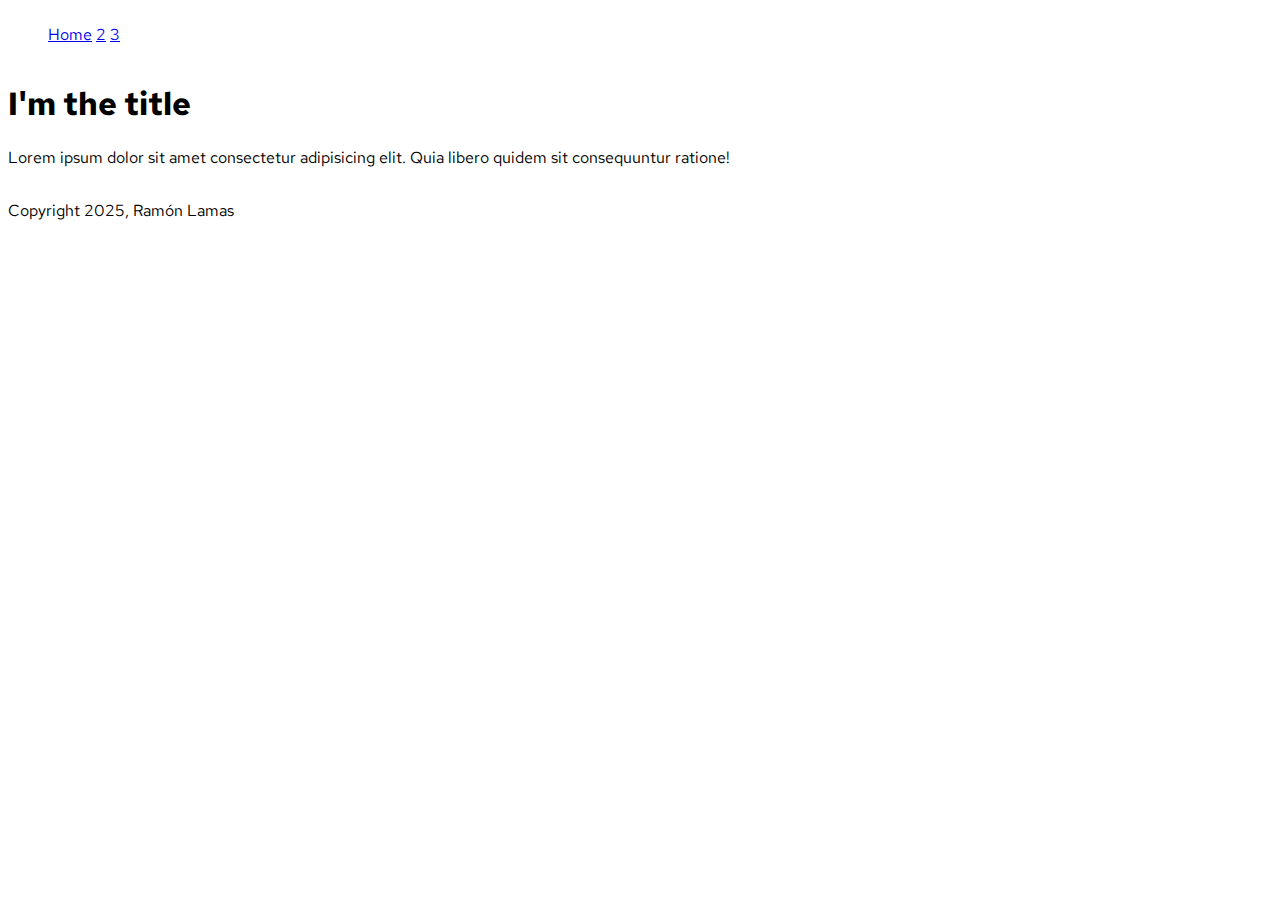
<file: week01/basic-layout.html>
<!DOCTYPE html>
<html lang="en">
<head>
    <meta charset="UTF-8">
    <meta name="viewport" content="width=device-width, initial-scale=1.0">
    <title>WDD 131 - Ramón Lamas</title>

    <link rel="stylesheet" href="styles/layout.css">
    <link rel="preconnect" href="https://fonts.googleapis.com">
    <link rel="preconnect" href="https://fonts.gstatic.com" crossorigin>
    <link href="https://fonts.googleapis.com/css2?family=Red+Hat+Text:ital,wght@0,300..700;1,300..700&display=swap" rel="stylesheet">
    
</head>
<body>
    <header>
        <nav>
            <ul>
                <a href="#">Home</a>
                <a href="#">2</a>
                <a href="#">3</a>
            </ul>
        </nav>
    </header>
    <main>
        <div>
            <h1>I'm the title</h1>
            <p>Lorem ipsum dolor sit amet consectetur adipisicing elit. Quia libero quidem sit consequuntur ratione!</p>
        </div>
    </main>
    <footer>
        <p>Copyright 2025, Ramón Lamas</p>
    </footer>
</body>
</html>
</file>
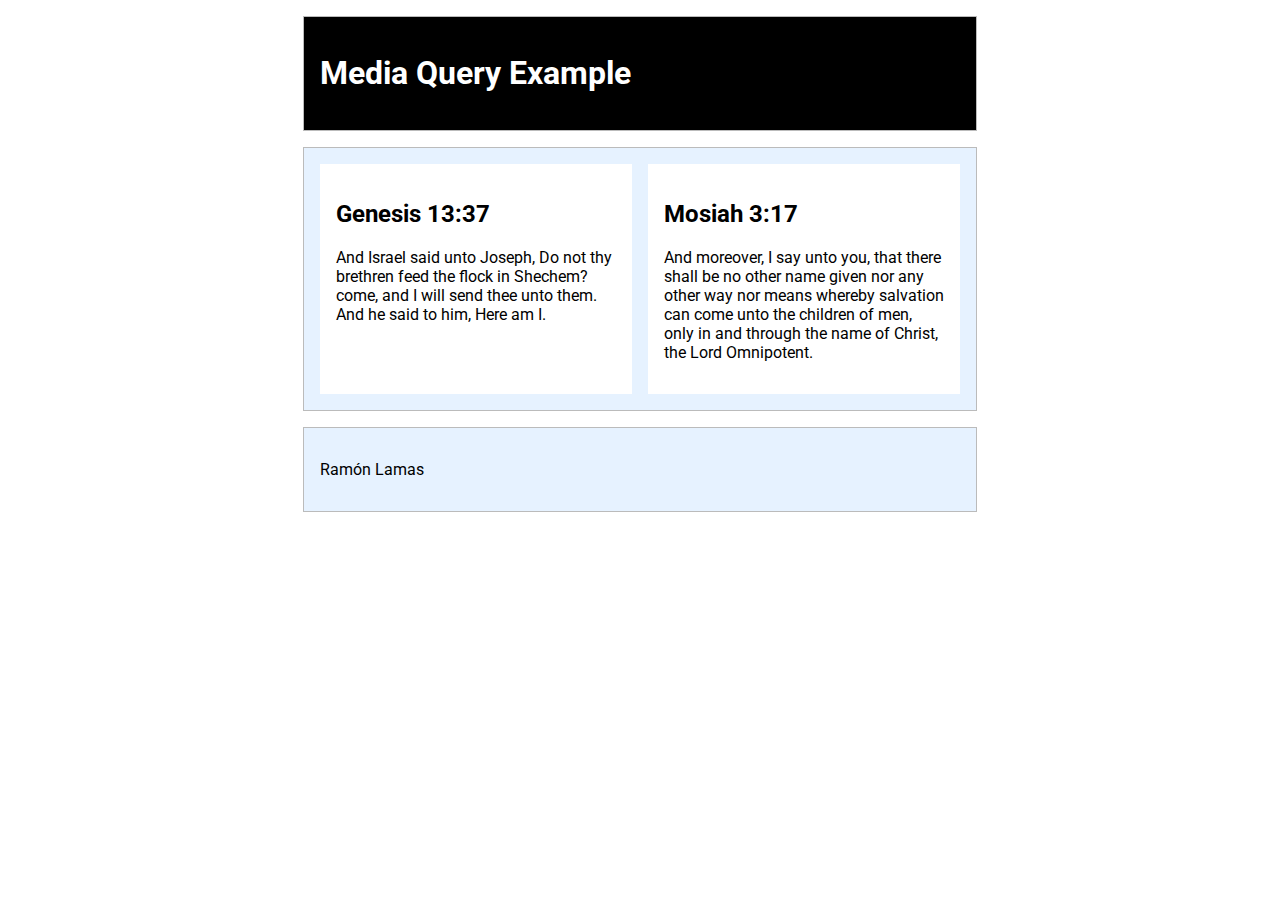
<file: week02/media-query.html>
<!DOCTYPE html>
<html lang="en">
<head>
    <meta charset="UTF-8">
    <meta name="viewport" content="width=device-width, initial-scale=1.0">
    <title>WDD 131 Media Query Example</title>
    <meta name="description" content="Media query learning activity">
    <meta name="author" content="Ramón Lamas">
    <link rel="stylesheet" href="styles/media-query.css">
    <link rel="stylesheet" href="styles/media-query-large.css">
    <link rel="preconnect" href="https://fonts.googleapis.com">
    <link rel="preconnect" href="https://fonts.gstatic.com" crossorigin>
    <link href="https://fonts.googleapis.com/css2?family=Roboto:ital,wght@0,100..900;1,100..900&display=swap" rel="stylesheet">

</head>
<body>
    <header>
        <h1>Media Query Example</h1>
    </header>
    <main>
        <section>
            <h2>Genesis 13:37</h2>
            <p>And Israel said unto Joseph, Do not thy brethren feed the flock in Shechem? come, and I will send thee unto them. And he said to him, Here am I.</p>
        </section>
        <section>
            <h2>Mosiah 3:17</h2>
            <p>And moreover, I say unto you, that there shall be no other name given nor any other way nor means whereby salvation can come unto the children of men, only in and through the name of Christ, the Lord Omnipotent.</p>
        </section>
    </main>
    <footer>
        <p>Ramón Lamas</p>
    </footer>
</body>
</html>
</file>
<file: project/styles/index_styles.css>
:root {
    --color-principal: #FF8400;
    --color-secundario: #A5402D;
    --color-acento: #721121;
    --color-texto: #172121;
    --color-fondo: #FAF6F9;
}
body {
    font-family: "Oswald", sans-serif;
    font-weight: 400;
    font-style: normal;
    margin: 0;
    padding: 0;
    overflow-x: hidden;
}
/*Main*/
.hero-image {
    width: 100%;
}
main h1 {
    font-family: "Bangers", sans-serif;
}
h1, h2, p {
    text-align: center;
}
.container {
    width: 100%;
    margin: auto;
    padding: 0px;
}
.card-container {
    display: flex;
    justify-content: space-around;
    margin: 5px;
}
.card-link {
    text-decoration: none;
    color: inherit;
    display: block;
    justify-content: center;
    justify-items: center;
    width: 95%;
}
.card {
    width: 80%;
    background-color: #fff;
    border-radius: 5px;
    box-shadow: 0 2px 5px rgba(0,0,0,0.1);
    padding: 10px;
    text-align: center;
    transition: transform 0.3s ease-in-out, box-shadow 0.3s ease-in-out;
    justify-content: center;
}
.card img {
    max-width: 100%;
    height: auto;
    margin-bottom: 10px;
}
.card-link:hover .card {
    transform: scale(1.05);
    box-shadow: 0 5px 10px rgba(0,0,0,0.2);
}
/* Header */
header {
    background-color: #333;
    color: white;
    padding: 10px;
    display: flex;
    align-items: center;
    justify-content: space-between;
}
.logo-container {
    display: flex;
    align-items: center;
    justify-content: flex-start;
}
.logo-container img {
    height: 48px;
    margin: 5px;
}
.logo-container h1 {
    margin: 0;
    font-size: 1.5em;
}
.nav-desktop ul {
    list-style: none;
    padding: 0;
    margin: 0;
    display: flex;
}
.nav-desktop ul li {
    margin: 5px;
}
.nav-desktop ul li:last-child {
    margin-right: 0;
}
.nav-desktop a {
    color: white;
    text-decoration: none;
    transition: color 0.3s ease-in-out;
}
.nav-desktop a:hover {
    color: #FF8400;
}
.hamburger-menu {
    display: none;
    background: none;
    color: white;
    border: none;
    font-size: 1.5em;
    cursor: pointer;
    padding: 10px;
}
.nav-mobile {
    display: none;
    background-color: #333;
    position: absolute;
    top: 78px;
    left: 0;
    width: 100%;
    z-index: 10;
    padding: 5px;
    text-align: center;
}
.nav-mobile ul {
    list-style: none;
    padding: 0;
    margin: 0;
}
.nav-mobile ul li {
    margin: 5px;
}
.nav-mobile ul li:last-child {
    margin-bottom: 0;
}
.nav-mobile a {
    color: white;
    text-decoration: none;
    display: block;
    padding: 10px;
}
.nav-mobile.active {
    display: block;
}
/* Footer */
footer {
    background-color: #333;
    color: white;
    padding: 20px;
    text-align: center;
    display: flex;
    justify-content: space-between;
    align-items: center;
    font-size: 1em;
}
footer p {
    margin: 5px;
}
.footer-link {
    margin-left: auto;
}
.footer-link a {
    color: white;
    text-decoration: none;
}
.footer-link a:hover {
    text-decoration: underline;
}
/*Form stuff*/
.form-container {
    margin: 20px auto;
    width: 80%;
    max-width: 500px;
    padding: 20px;
    background-color: #f9f9f9;
    border-radius: 5px;
    box-shadow: 0 2px 5px rgba(0,0,0,0.1);
    text-align: center;
}
.form-group {
    margin-bottom: 15px;
    text-align: left;
}
label {
    display: block;
    margin-bottom: 5px;
    font-weight: bold;
}
input[type="text"], input[type="email"] {
    width: 100%;
    padding: 10px;
    border: 1px solid #ccc;
    border-radius: 4px;
    box-sizing: border-box;
}
button[type="submit"] {
    background-color: var(--color-principal);
    color: black;
    padding: 10px 15px;
    border: none;
    border-radius: 4px;
    cursor: pointer;
    font-size: 1em;
}
button[type="submit"]:hover {
    background-color: var(--color-secundario);
}
#formMessage {
    margin-top: 10px;
    font-weight: bold;
}
.hidden {
    display: none;
}
.success {
    color: green;
}
.error {
    color: red;
}
/* Media Queries */
@media (max-width: 768px) {
    header {
        justify-content: space-between;
    }
    .nav-desktop {
        display: none;
    }
    .page-title {
        display: none;
    }
    .hamburger-menu {
        display: block;
    }
    .logo-container {
        justify-content: flex-start;
    }
    .container {
        width: 100%;
    }
    .card-container {
        flex-direction: column;
    }
    .card {
        width: 100%;
        margin-bottom: 20px;
    }
    footer {
        flex-direction: column;
        text-align: center;
    }
    .footer-link {
        margin-left: 0;
        margin-top: 10px;
    }
    .nav-mobile a {
        color: white;
        text-decoration: none;
        display: block;
        padding: 10px;
        transition: color 0.3s ease-in-out; 
    }
    .nav-mobile a:hover {
        color: #FF8400;
    }
    .compilation-list {
        grid-template-columns: 1fr;
    }
    .compilation-item {
        padding: 10px;
    }
    .compilation-item h3 {
        font-size: 1.3em;
    }
}
/*Secondary pages*/
.compilation-section {
    padding: 20px;
    background-color: #f9f9f9; 
    border-radius: 5px;
    box-shadow: 0 1px 3px rgba(0, 0, 0, 0.05);
    margin-bottom: 30px;
}
.compilation-section h2 {
    font-size: 2em;
    color: var(--color-secundario); 
    text-align: center;
    margin-bottom: 25px;
}
.compilation-list {
    display: grid; 
    grid-template-columns: repeat(auto-fit, minmax(320px, 1fr)); 
    gap: 20px; 
}
.compilation-item {
    background-color: white;
    border-radius: 5px;
    box-shadow: 0 1px 3px rgba(0, 0, 0, 0.1);
    padding: 15px;
    text-align: center;
}
.compilation-item h3 {
    font-size: 1.5em;
    color: var(--color-acento); 
    margin-bottom: 10px;
}
.compilation-item img {
    max-width: 100%;
    height: auto;
    margin-bottom: 10px;
    border-radius: 3px;
}
.compilation-item p {
    font-size: 0.95em;
    line-height: 1.5;
    color: var(--color-texto);
}
</file>
<file: styles/formstyle.css>
body {
    font-family: sans-serif;
    background-color: lightgray;
    justify-content: center;
    align-items: center;
    min-height: 100vh;
    margin: 0;
    display: flex;
    flex-direction: column;
}
.container {
    background-color: #fff;
    padding: 30px;
    border-radius: 8px;
    box-shadow: 0 0 10px rgba(0, 0, 0, 0.1);
    width: 400px;
    max-width: 90%;
}
h1 {
    text-align: center;
    color: black;
}
.form-group {
    margin-bottom: 15px;
}
label {
    display: block;
    margin: 5px;
    color: darkblue;
    font-weight: bold;
}
input[type="text"],
input[type="email"],
input[type="tel"],
textarea,
select {
    width: calc(100% - 12px);
    padding: 10px;
    border: 1px solid #ccc;
    border-radius: 4px;
    box-sizing: border-box;
    font-size: 16px;
}
textarea {
    resize: vertical;
}
.error-message {
    color: red;
    font-size: 1em;
}
.rating {
    display: flex;
    flex-direction: row-reverse;
    margin-bottom: 10px;
    justify-content: center;
}
.rating input[type="radio"] {
    display: none;
}
.rating label {
    cursor: pointer;
    font-size: 2em; 
    color: gray;
    margin-right: 5px;
    display: inline-block;
    margin-bottom: 0;
}
.rating input[type="radio"]:checked ~ label {
    color: gold;
}
.features input[type="checkbox"] {
    margin-right: 5px;
}
.features label {
    display: inline-block; 
    margin-bottom: 5px; 
    font-weight: normal; 
}
.note {
    font-size: 0.8em;
    color: #777;
    margin-top: 5px;
}
</file>
<file: styles/place_styles.css>
:root {
    --color-principal: #FF0000;
    --color-secundario: #FFFFFF;
    --color-acento: #114B5F;
    --color-texto: #456990;
    --color-fondo: #6B2737;
}
/*
.red-hat-text-<uniquifier> {
  font-family: "Red Hat Text", sans-serif;
  font-optical-sizing: auto;
  font-weight: <weight>;
  font-style: normal;
}*/
body {
    font-family: "Red Hat Text", sans-serif;
    font-weight: 400;
    font-style: normal;
    background-color: #FF0000;
    margin: 0;
}
header {
    justify-items: center;
    align-items: center;
    font-size: larger;
    background-color: #FFFFFF;
    border-radius: 100px;
    margin: 10px;
}
header h1 {
    color: #FF0000;
}
/*Main*/
.hero-image {
    display: block;
    width: 100%;
    height: auto;
}
.mobile-image {
    display: none;
}
.main-container-desktop {
    width: 100%;
    overflow: hidden;
}
.image-container-desktop {
    position: relative;
    width: 100%;
}
.desktop-image {
    display: block;
    width: 100%;
    height: auto; 
}
.overlay-left-desktop, .overlay-right-desktop {
    position: absolute;
    top: 0;
    display: flex;
    align-items: flex-start;
    height: 100%;
}
.overlay-left-desktop {
    left: 0;
    padding: 20px;
}
.overlay-right-desktop {
    right: 0;
    padding: 20px;
    justify-content: flex-end;
}
.data-container-desktop, .weather-container-desktop {
    background-color: rgba(255, 255, 255, 0.8);
    padding: 15px;
    border-radius: 5px;
    text-align: left;
}
.data-container-desktop h3, .weather-container-desktop h3 {
    margin-top: 0;
    margin-bottom: 10px;
    color: #6B2737;
}
.data-container-desktop p, .weather-container-desktop p {
    color: #114B5F;
}
.weather-icon-mobile {
    display: none;
}
.weather-icon-mobile {
    display: none;
}
.weather-heading {
    display: inline;
}
.weather-icon-mobile {
    display: none; 
}
.weather-heading {
    display: inline;
}
.weather-heading::after {
    content: " ⛅";
    margin-left: 5px;
}
/*Footer*/
footer {
    display: flex;
    justify-content: center;
    align-items: center;
    flex-direction: column;
    padding: 20px;
    text-align: center;
    background-color: #6B2737;
}
footer p {
    margin: 5px 0;
    color: #FFFFFF;
}
/*Version movil*/
@media (max-width: 720px) {
    .desktop-image {
      display: none;
    }
    .mobile-image {
      display: block;
      width: 100%;
      height: auto;
    }
    .overlay-left-desktop, .overlay-right-desktop {
      position: static; 
      width: 100%; 
      height: auto; 
      display: block;
      padding: 15px;
    }
    .data-container-desktop, .weather-container-desktop {
      background-color: transparent;
      border-radius: 0; 
      padding: 10px 0;
      margin-bottom: 10px;
      text-align: center
    }
    .data-container-desktop h3, .weather-container-desktop h3 {
      margin-top: 15px;
      color: #FFFFFF;
    }
    .data-container-desktop p, .weather-container-desktop p {
        color: #FFFFFF;
    }
    .weather-heading {
        display: none;
    }
    .weather-icon-mobile {
        display: inline-block;
        width: 64px;
        background-color: #FFFFFF;
        border-radius: 100px;
        height: auto;
        vertical-align: middle;
    }
}
</file>
<file: styles/temples.css>
:root {
    --color-principal: purple;
    --color-secundario: cyan;
    --color-acento: white;
    --color-texto: black;
    --color-fondo: magenta;
}
body {
    font-family: "Red Hat Text", sans-serif;
    font-weight: 400;
    font-style: normal;
    margin: 0;
}
header {
    background-color: purple;
    padding: 10px;
    display: flex;
    justify-content:space-between;
    align-items: center;
    margin: 0;
}
header h1 {
    font-size: 1.5em;
    font-style: italic;
    margin: 0;
    color: white;
}
/*nav ul {
    list-style: none;
    padding: 0;
    margin: 0;
    display: flex;
} 
nav ul li {
    margin: 5px;
}
nav ul li a {
    text-decoration: none;
    color: white;
    padding: 5px;
    border-radius: 5px;
    transition: transform 0.2s ease-in-out;
}
nav ul li a:hover {
    transform: scale(1.2);
    background-color: lightgray;
    color: magenta;
} */
main {
    display: grid;
    grid-template-columns: repeat(auto-fit, minmax(250px, 1fr));
    gap: 10px;
    padding: 10px;
    max-width: 800px;
    margin: 0 auto;
}
main h2 {
    grid-column: 1 / -1;
    text-align: center;
    margin: 10px;
}
figure {
    margin: 0;
    border: 1px solid gray;
    border-radius: 5px;
    overflow: hidden;
}  
figure img {
    display: block;
    width: 100%;
    height: auto;
}  
figcaption {
    padding: 10px;
    text-align: center;
    background-color: lightgray;
    color: black;
    font-size: 0.9em;
}
footer {
    text-align: center;
    padding: 2px;
    background-color: purple;
}
footer p {
    color: white;
}
/* CSS del burger nav in JS */
.hamburger {
  display: block;
  cursor: pointer;
  background: none;
  border: none;
  width: 30px;
  height: 30px;
  padding: 5px;
  box-sizing: border-box;
}
.hamburger .bar {
  width: 100%;
  height: 3px;
  background-color: white;
  margin: 5px 0;
  transition: transform 0.3s ease-in-out, opacity 0.3s ease-in-out;
}
.main-nav {
  display: none;
  position: absolute;
  top: 8.6%;
  left: 0%;
  width: 100%;
  background-color: purple;
  z-index: 100;
  box-shadow: 0px 4px 8px rgba(0, 0, 0, 0.1);
}
.main-nav ul {
  list-style: none;
  padding: 10px;
  margin: 0;
  display: flex;
  flex-direction: column;
}
.main-nav ul li {
  margin: 10px 0;
  text-align: center;
}
.main-nav ul li:first-child {
  margin-left: 0;
}
.main-nav ul li a {
  text-decoration: none;
  color: white;
  padding: 8px;
  border-radius: 5px;
}
.main-nav ul li a:hover {
  transform: scale(1.1);
  background-color: lightgrey;
  color: magenta;
}
.hamburger.open .bar:nth-child(1) {
  transform: translateY(8px) rotate(45deg);
}
.hamburger.open .bar:nth-child(2) {
  opacity: 0;
}
.hamburger.open .bar:nth-child(3) {
  transform: translateY(-8px) rotate(-45deg);
}
body.nav-open .main-nav {
  display: block;
}
</file>
<file: styles/temples-large.css>
@media (min-width: 721px) {
  .hamburger {
    display: none;
  }
  .main-nav {
    display: block !important;
    position: static;
    width: 100%;
    box-shadow: none;
  }
  .main-nav ul {
    list-style: none;
    padding: 0;
    margin: 0;
    display: flex;
    flex-direction: row;
    justify-content: flex-end;
    align-items: center;
  }
  .main-nav ul li {
    margin-left: 0px;
  }
  .main-nav ul li:first-child {
    margin: 5px;
  }
  .main-nav ul li a {
    text-decoration: none;
    color: white;
    padding: 8px 12px;
    border-radius: 5px;
  }
  .main-nav ul li a:hover {
    transform: scale(1.2);
    background-color: lightgray;
    color: magenta;
  }
}
</file>
<file: project/styles/siteplan.css>
:root {
    --color-principal: #FF8400;
    --color-secundario: #A5402D;
    --color-acento: #721121;
    --color-texto: #172121;
    --color-fondo: #FAF6F9;
}
/*.oswald {
    font-family: "Oswald", sans-serif;
    font-optical-sizing: auto;
    font-weight: 400;
    font-style: normal;
}
.bangers-regular {
    font-family: "Bangers", system-ui;
    font-weight: 400;
    font-style: normal;
}  */
body {
    font-family: "Oswald", sans-serif;
    font-weight: 400;
    font-style: normal;
    margin: 10;
    font-size: 1.1rem;
}
h1, h2 {
    font-size: 2.5rem;
    font-weight: 900;
    color: var(--color-principal);
}
.site-name {
    font-family: "bangers", system-ui;
}
.icony {
    width: 128px;
    height: auto;
}
strong {
    color: #721121;
    font-weight: 900;
}
.color-schema li:nth-child(1) strong {
    color: #FF8400;
}  
.color-schema li:nth-child(2) strong {
    color: #A5402D;
}  
.color-schema li:nth-child(3) strong {
    color: #721121;
}  
.color-schema li:nth-child(4) strong {
    color: #172121;
}
.wireframe-web {
    width: 480px;
    height: auto;
}
.wireframe-mobile {
    width: 280px;
    height: auto;
}
</file>
<file: week01/styles/layout.css>
:root {
  --color-principal: #461220;
  --color-secundario: #EAD2AC;
  --color-acento: #4D6A6D;
  --color-texto: #FB3640;
  --color-fondo: #FAA6FF;
}
/*
.red-hat-text-<uniquifier> {
  font-family: "Red Hat Text", sans-serif;
  font-optical-sizing: auto;
  font-weight: <weight>;
  font-style: normal;
}*/
body {
    font-family: "Red Hat Text", sans-serif;
    font-weight: 400;
    font-style: normal;
}
nav {
    display: flex;
}
body {
    display: grid;
}
</file>
<file: week02/styles/media-query.css>
body {
    font-family: "Roboto", sans-serif;
    font-weight: 400;
    font-style: normal;
}
header, main, footer {
    max-width: 640px;
    margin: 1rem auto;
    padding: 1rem;
    border: 1px solid #bbb;
    background-color: #e6f2ff;
}
main {
    display: grid;
    grid-template-columns: 1fr;
    grid-gap: 1rem;
}
section {
    padding: 1rem;
    background-color: #fff;
}
</file>
<file: week02/styles/media-query-large.css>
@media screen and (min-width: 500px) {
    main {
        grid-template-columns: 1fr 1fr;
    }
    header {
        background-color: black;
    }
    header H1 {
        color: white;
    }
}
</file>
